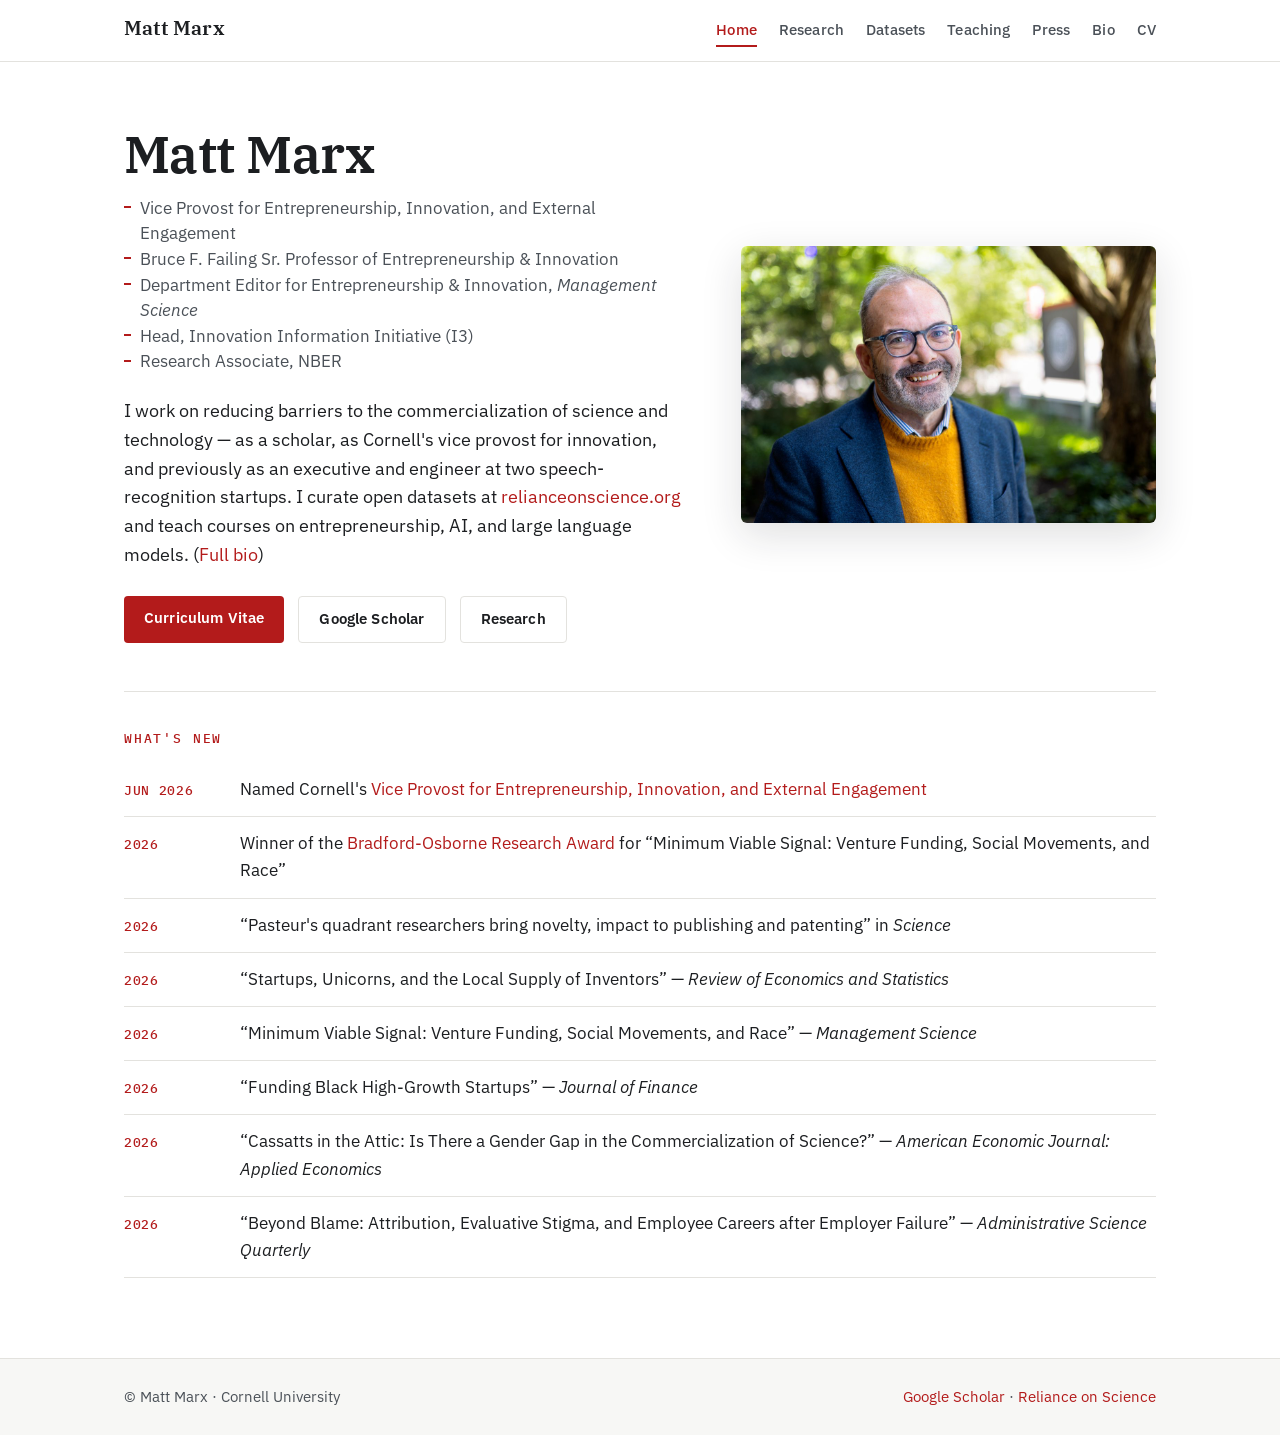
<file: index.htm>
<!DOCTYPE html>
<html lang="en">
<head>
<meta charset="UTF-8">
<meta name="viewport" content="width=device-width, initial-scale=1.0">
<title>Matt Marx | Cornell University</title>
<meta name="description" content="Matt Marx — Vice Provost for Entrepreneurship, Innovation, and External Engagement and Bruce F. Failing Sr. Professor at Cornell University.">
<link rel="stylesheet" href="style.css">
</head>
<body>
<nav class="nav"><div class="nav-inner">
  <a class="wordmark" href="index.htm">Matt Marx</a>
  <div class="nav-links">
    <a href="index.htm" aria-current="page">Home</a>
    <a href="research.htm">Research</a>
    <a href="http://relianceonscience.org">Datasets</a>
    <a href="teaching.htm">Teaching</a>
    <a href="press.htm">Press</a>
    <a href="bio.htm">Bio</a>
    <a href="https://www.dropbox.com/scl/fi/9yut4xj1k8eziaxgesxmv/MattMarx_CV.docx?rlkey=f87xnhzd1f6ay0u4w2024rqbl&st=1ofqnqmb&dl=0">CV</a>
  </div>
</div></nav>
<div class="wrap">
  <section class="hero">
    <div>
      <h1>Matt Marx</h1>
      <ul class="roles">
        <li>Vice Provost for Entrepreneurship, Innovation, and External Engagement</li>
        <li>Bruce F. Failing Sr. Professor of Entrepreneurship &amp; Innovation</li>
        <li>Department Editor for Entrepreneurship & Innovation, <i>Management Science</i></li>
        <li>Head, Innovation Information Initiative (I3) </li>
        <li>Research Associate, NBER</li>
      </ul>
      <p class="lede">I work on reducing barriers to the commercialization of science and technology &mdash; as a scholar, as Cornell's vice provost for innovation, and previously as an executive and engineer at two speech-recognition startups. I curate open datasets at <a href="http://relianceonscience.org">relianceonscience.org</a> and teach courses on entrepreneurship, AI, and large language models. (<a href="bio.htm">Full bio</a>)</p>
      <div class="cta-row">
        <a class="btn btn-primary" href="https://www.dropbox.com/scl/fi/9yut4xj1k8eziaxgesxmv/MattMarx_CV.docx?rlkey=f87xnhzd1f6ay0u4w2024rqbl&st=1ofqnqmb&dl=0">Curriculum Vitae</a>
        <a class="btn btn-ghost" href="http://scholar.google.com/citations?user=rXhhLccAAAAJ&hl=en">Google Scholar</a>
        <a class="btn btn-ghost" href="research.htm">Research</a>
      </div>
    </div>
    <img class="hero-photo" src="2026_1260_JK_001-S.jpg" alt="Matt Marx">
  </section>

  <section class="section">
    <p class="eyebrow">What's New</p>
    <ul class="ledger">
      <li><span class="stamp">JUN 2026</span><span class="entry">Named Cornell's <a href="https://news.cornell.edu/stories/2026/06/matt-marx-named-vice-provost-entrepreneurship-innovation-and-external-engagement">Vice Provost for Entrepreneurship, Innovation, and External Engagement</a></span></li>
      <li><span class="stamp">2026</span><span class="entry">Winner of the <a href="https://foster.uw.edu/faculty-research/bradford-osborne-research-award/">Bradford-Osborne Research Award</a> for &ldquo;Minimum Viable Signal: Venture Funding, Social Movements, and Race&rdquo;</span></li>
      <li><span class="stamp">2026</span><span class="entry">&ldquo;Pasteur's quadrant researchers bring novelty, impact to publishing and patenting&rdquo; in <i>Science</i></span></li>
      <li><span class="stamp">2026</span><span class="entry">&ldquo;Startups, Unicorns, and the Local Supply of Inventors&rdquo; &mdash; <i>Review of Economics and Statistics</i></span></li>
      <li><span class="stamp">2026</span><span class="entry">&ldquo;Minimum Viable Signal: Venture Funding, Social Movements, and Race&rdquo; &mdash; <i>Management Science</i></span></li>
      <li><span class="stamp">2026</span><span class="entry">&ldquo;Funding Black High-Growth Startups&rdquo; &mdash; <i>Journal of Finance</i></span></li>
      <li><span class="stamp">2026</span><span class="entry">&ldquo;Cassatts in the Attic: Is There a Gender Gap in the Commercialization of Science?&rdquo; &mdash; <i>American Economic Journal: Applied Economics</i></span></li>
      <li><span class="stamp">2026</span><span class="entry">&ldquo;Beyond Blame: Attribution, Evaluative Stigma, and Employee Careers after Employer Failure&rdquo; &mdash; <i>Administrative Science Quarterly</i></span></li>
    </ul>
  </section>
</div>
<footer><div class="foot-inner">
  <span>&copy; Matt Marx &middot; Cornell University</span>
  <span><a href="http://scholar.google.com/citations?user=rXhhLccAAAAJ&hl=en">Google Scholar</a> &middot; <a href="http://relianceonscience.org">Reliance on Science</a></span>
</div></footer>
</body>
</html>
</file>
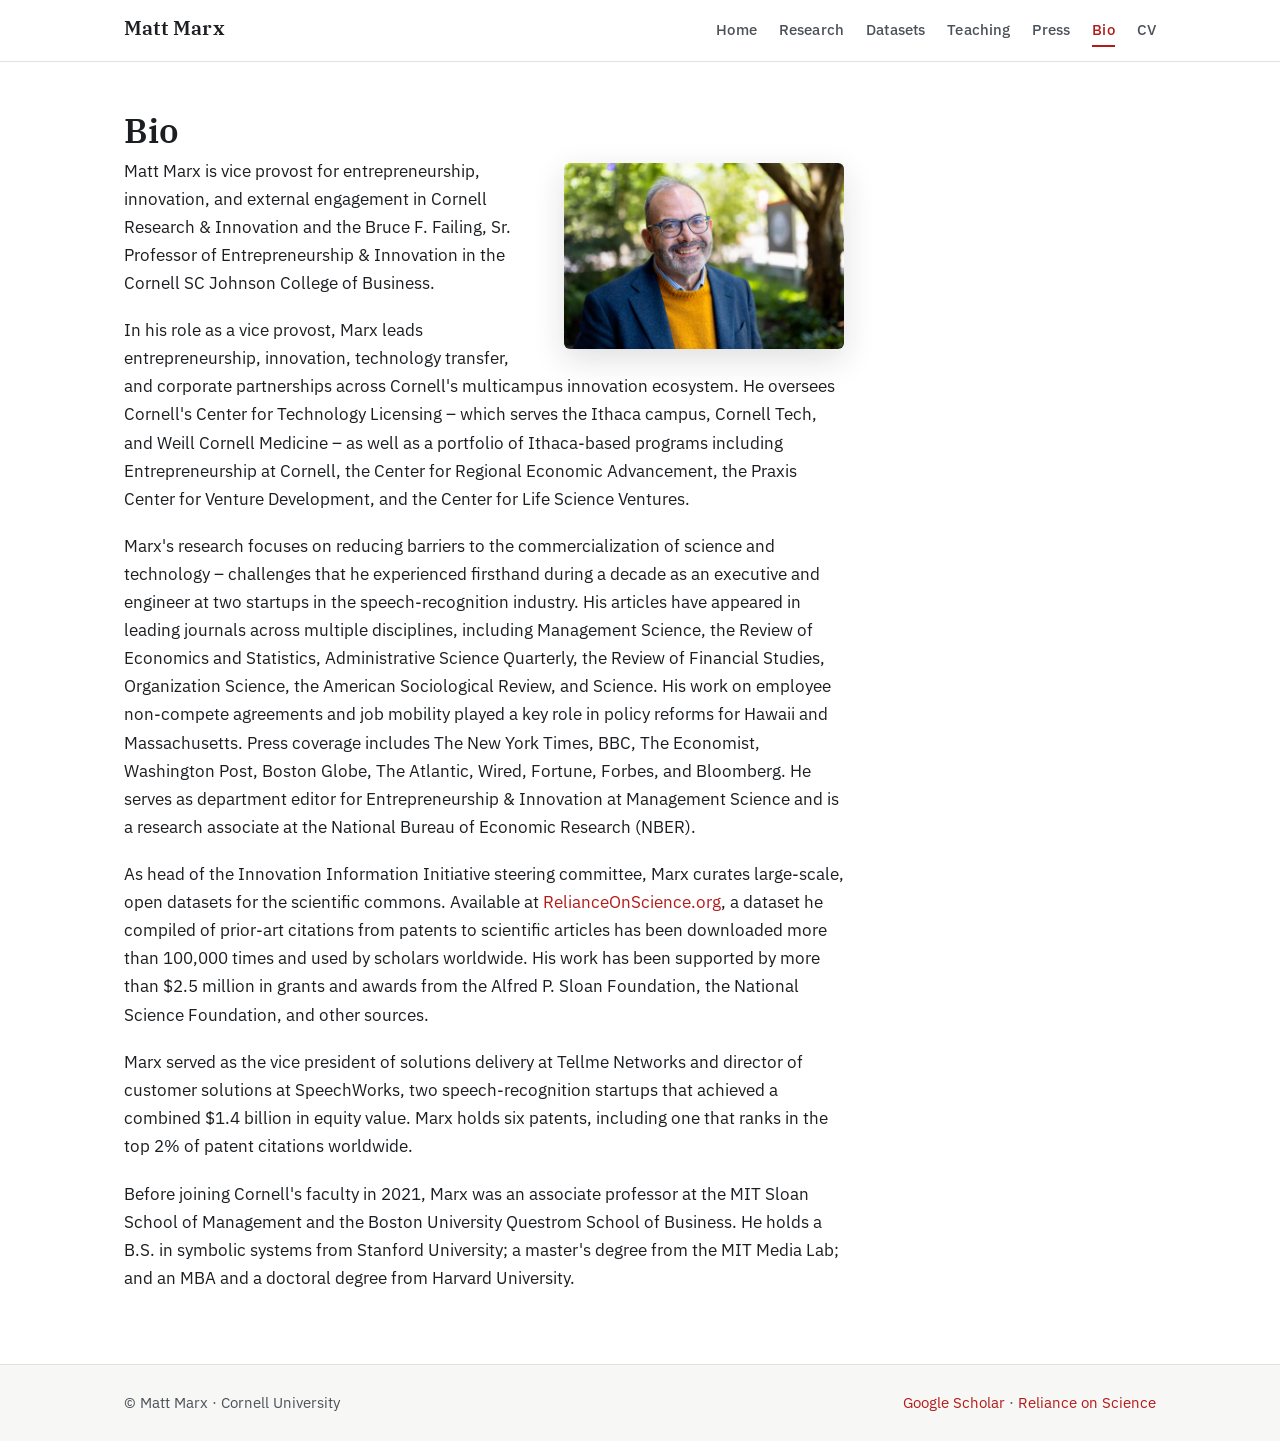
<file: bio.htm>
<!DOCTYPE html>
<html lang="en">
<head>
<meta charset="UTF-8">
<meta name="viewport" content="width=device-width, initial-scale=1.0">
<title>Bio | Matt Marx</title>
<meta name="description" content="Full biography of Matt Marx, Cornell University.">
<link rel="stylesheet" href="style.css">
</head>
<body>
<nav class="nav"><div class="nav-inner">
  <a class="wordmark" href="index.htm">Matt Marx</a>
  <div class="nav-links">
    <a href="index.htm">Home</a>
    <a href="research.htm">Research</a>
    <a href="http://relianceonscience.org">Datasets</a>
    <a href="teaching.htm">Teaching</a>
    <a href="press.htm">Press</a>
    <a href="bio.htm" aria-current="page">Bio</a>
    <a href="https://www.dropbox.com/scl/fi/9yut4xj1k8eziaxgesxmv/MattMarx_CV.docx?rlkey=f87xnhzd1f6ay0u4w2024rqbl&st=1ofqnqmb&dl=0">CV</a>
  </div>
</div></nav>
<div class="wrap">
<h1 class="page-title">Bio</h1>
<div class="prose">
<img class="bio-photo" src="2026_1260_JK_001-S.jpg" alt="Matt Marx">
<p>Matt Marx is vice provost for entrepreneurship, innovation, and external engagement in Cornell Research &amp; Innovation and the Bruce F. Failing, Sr. Professor of Entrepreneurship &amp; Innovation in the Cornell SC Johnson College of Business.</p>
                <p>In his role as a vice provost, Marx leads entrepreneurship, innovation, technology transfer, and corporate partnerships across Cornell's multicampus innovation ecosystem. He oversees Cornell's Center for Technology Licensing &ndash; which serves the Ithaca campus, Cornell Tech, and Weill Cornell Medicine &ndash; as well as a portfolio of Ithaca-based programs including Entrepreneurship at Cornell, the Center for Regional Economic Advancement, the Praxis Center for Venture Development, and the Center for Life Science Ventures.</p>
                <p>Marx's research focuses on reducing barriers to the commercialization of science and technology &ndash; challenges that he experienced firsthand during a decade as an executive and engineer at two startups in the speech-recognition industry. His articles have appeared in leading journals across multiple disciplines, including Management Science, the Review of Economics and Statistics, Administrative Science Quarterly, the Review of Financial Studies, Organization Science, the American Sociological Review, and Science. His work on employee non-compete agreements and job mobility played a key role in policy reforms for Hawaii and Massachusetts. Press coverage includes The New York Times, BBC, The Economist, Washington Post, Boston Globe, The Atlantic, Wired, Fortune, Forbes, and Bloomberg. He serves as department editor for Entrepreneurship &amp; Innovation at Management Science and is a research associate at the National Bureau of Economic Research (NBER).</p>
                <p>As head of the Innovation Information Initiative steering committee, Marx curates large-scale, open datasets for the scientific commons. Available at <a href="http://relianceonscience.org">RelianceOnScience.org</a>, a dataset he compiled of prior-art citations from patents to scientific articles has been downloaded more than 100,000 times and used by scholars worldwide. His work has been supported by more than $2.5 million in grants and awards from the Alfred P. Sloan Foundation, the National Science Foundation, and other sources.</p>
                <p>Marx served as the vice president of solutions delivery at Tellme Networks and director of customer solutions at SpeechWorks, two speech-recognition startups that achieved a combined $1.4 billion in equity value. Marx holds six patents, including one that ranks in the top 2% of patent citations worldwide.</p>
                <p>Before joining Cornell's faculty in 2021, Marx was an associate professor at the MIT Sloan School of Management and the Boston University Questrom School of Business. He holds a B.S. in symbolic systems from Stanford University; a master's degree from the MIT Media Lab; and an MBA and a doctoral degree from Harvard University.</p>
            
</div></div>
<footer><div class="foot-inner">
  <span>&copy; Matt Marx &middot; Cornell University</span>
  <span><a href="http://scholar.google.com/citations?user=rXhhLccAAAAJ&hl=en">Google Scholar</a> &middot; <a href="http://relianceonscience.org">Reliance on Science</a></span>
</div></footer>
</body>
</html>
</file>
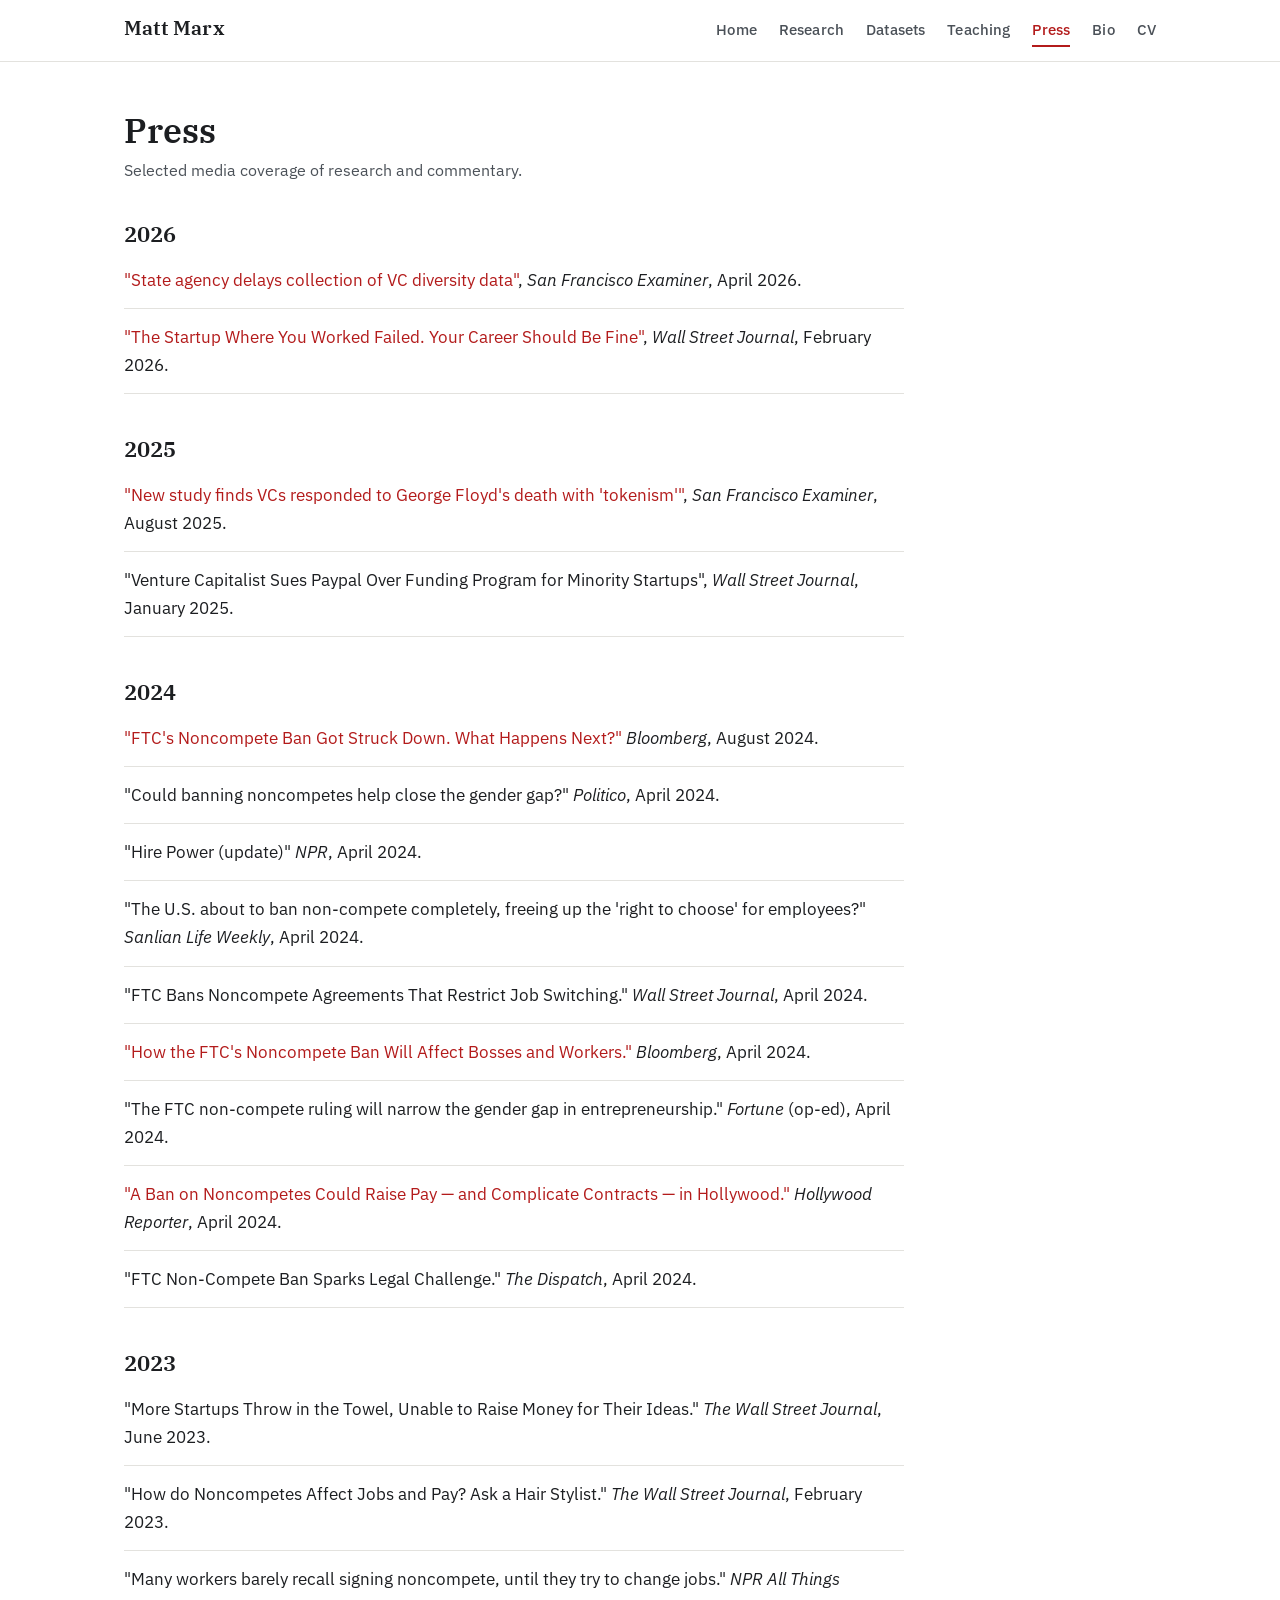
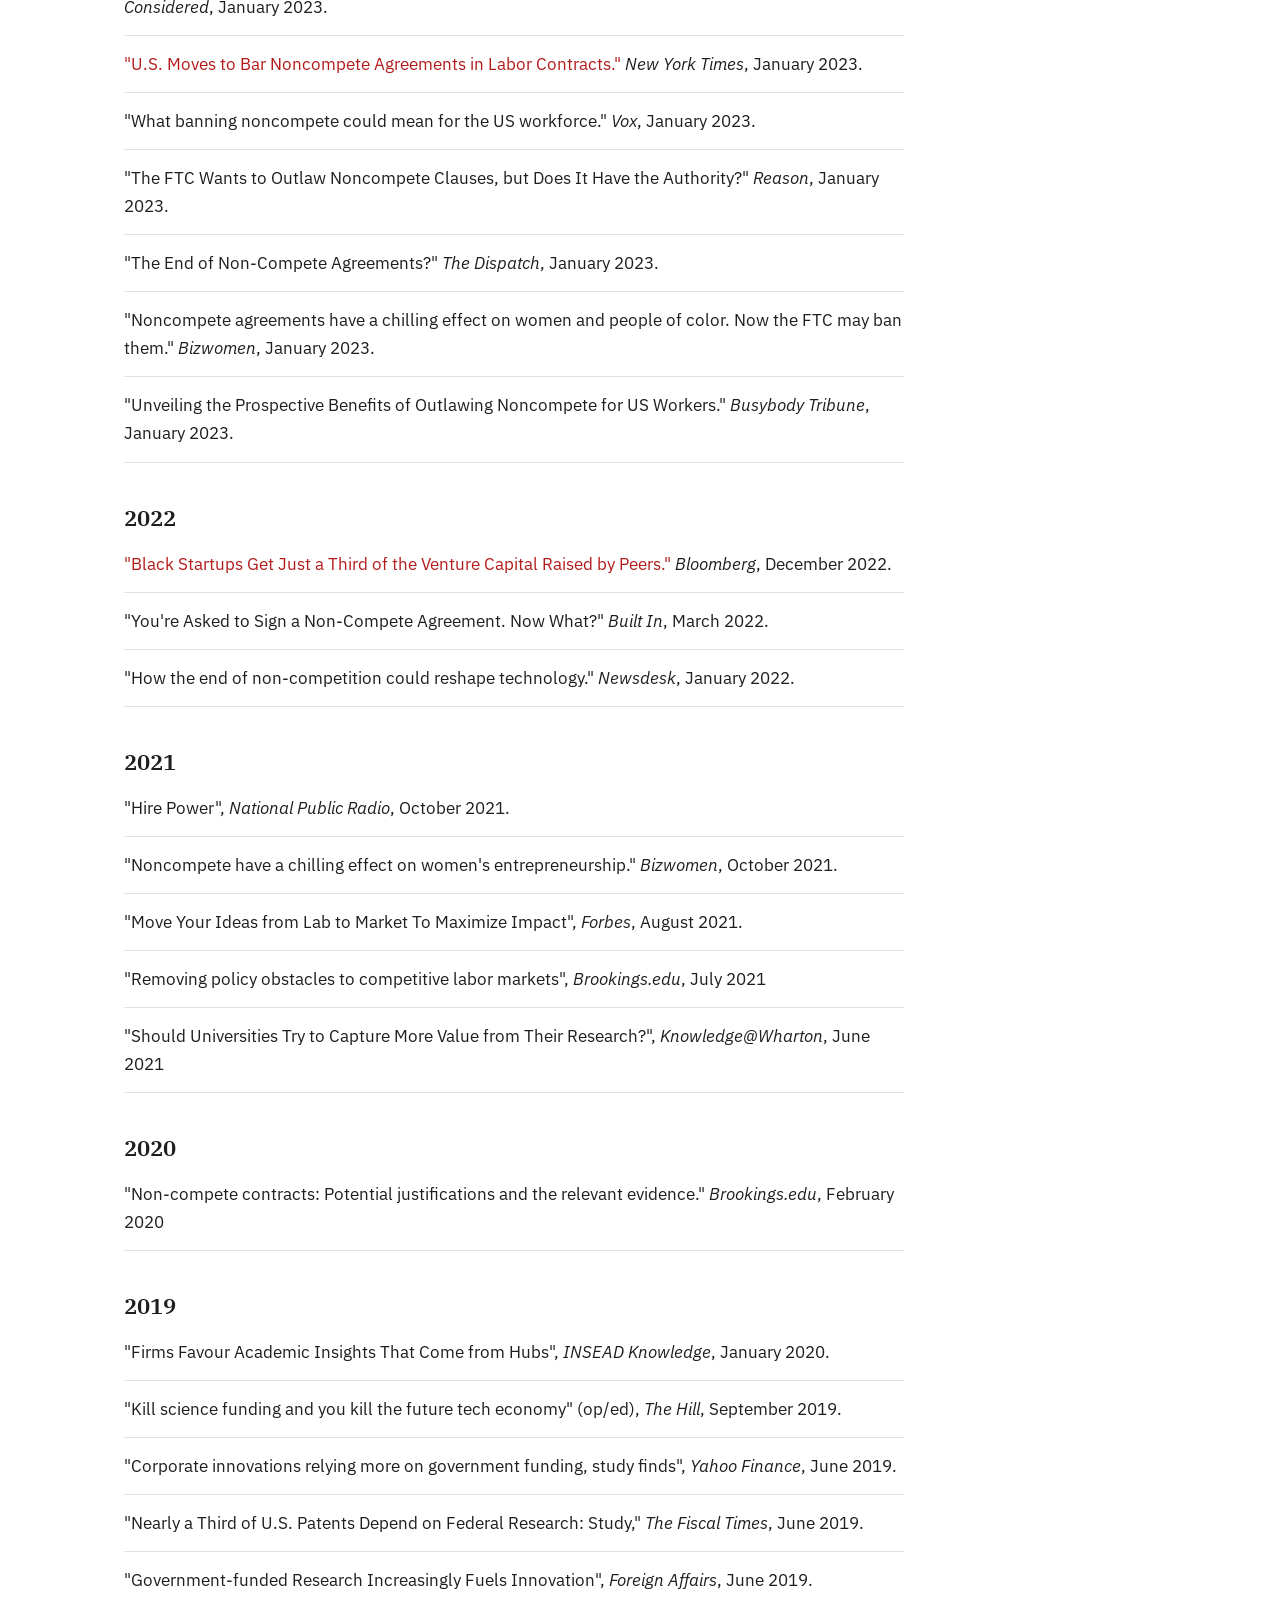
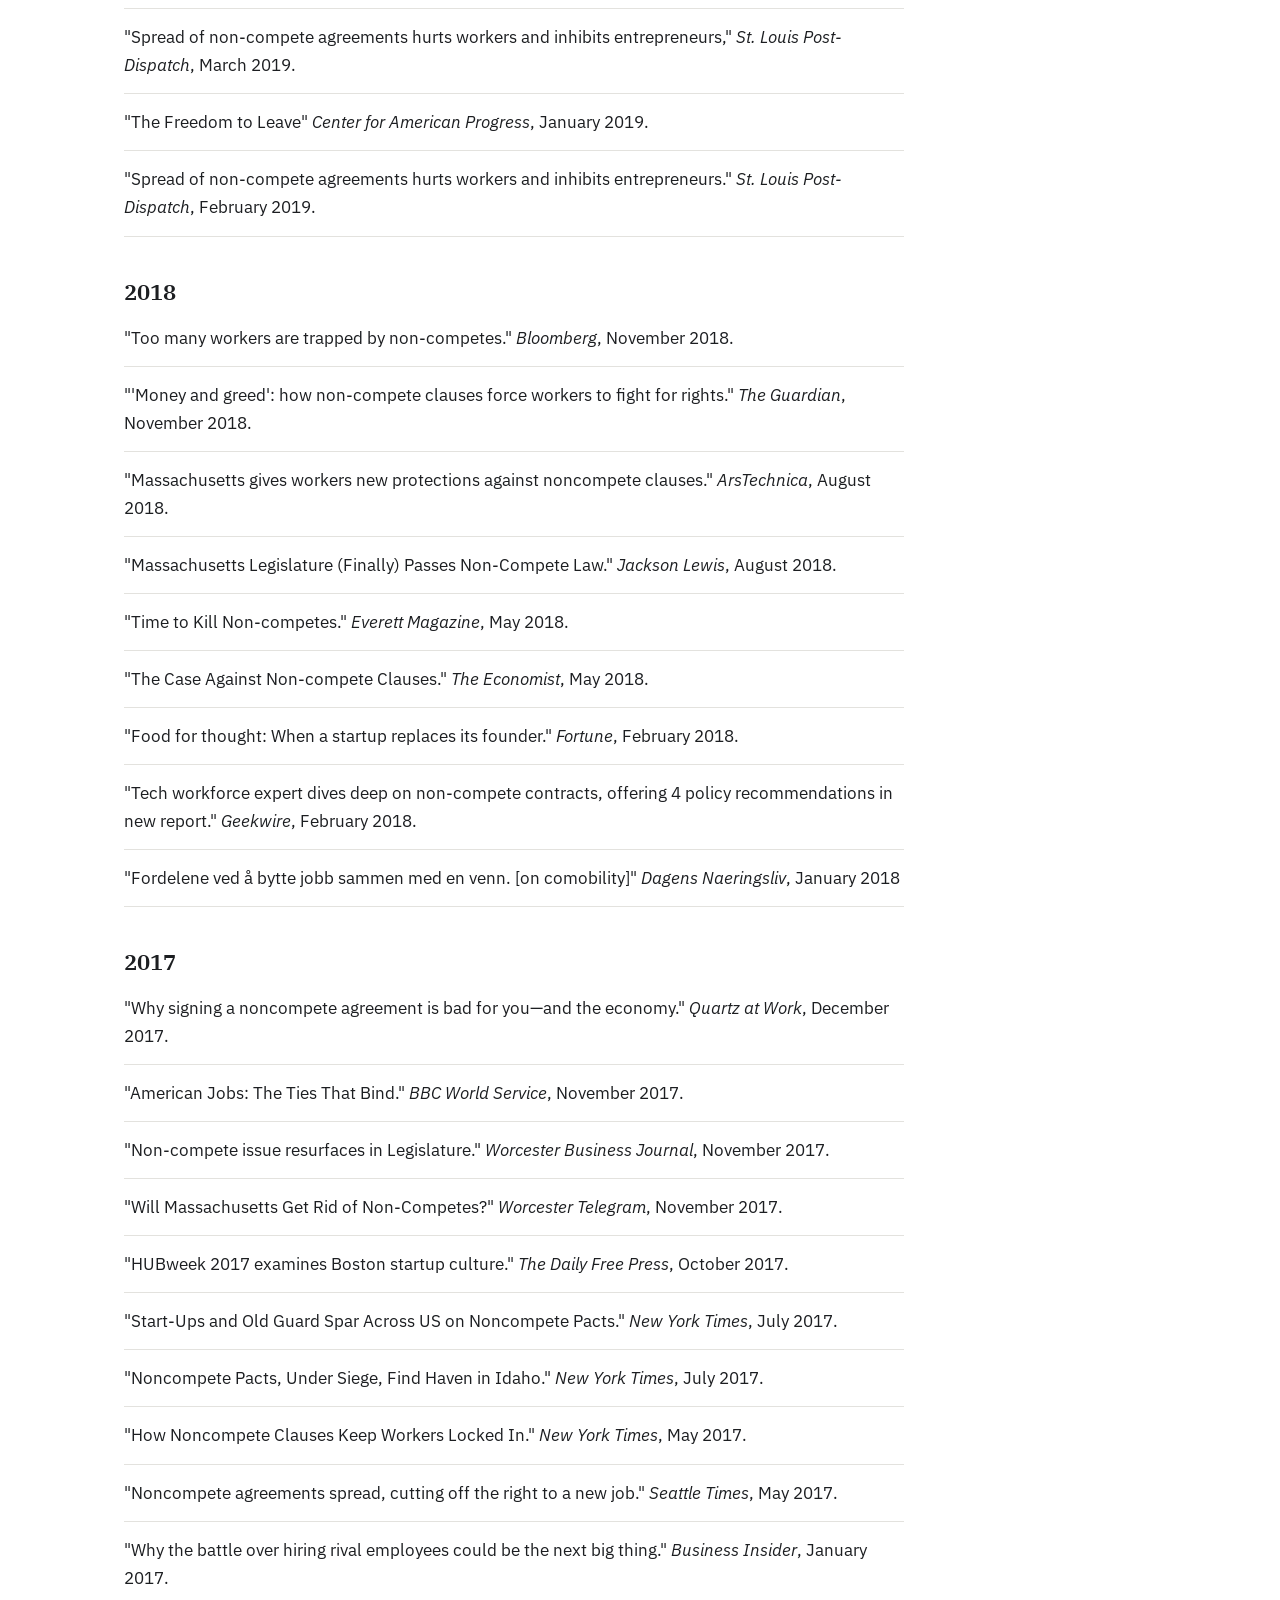
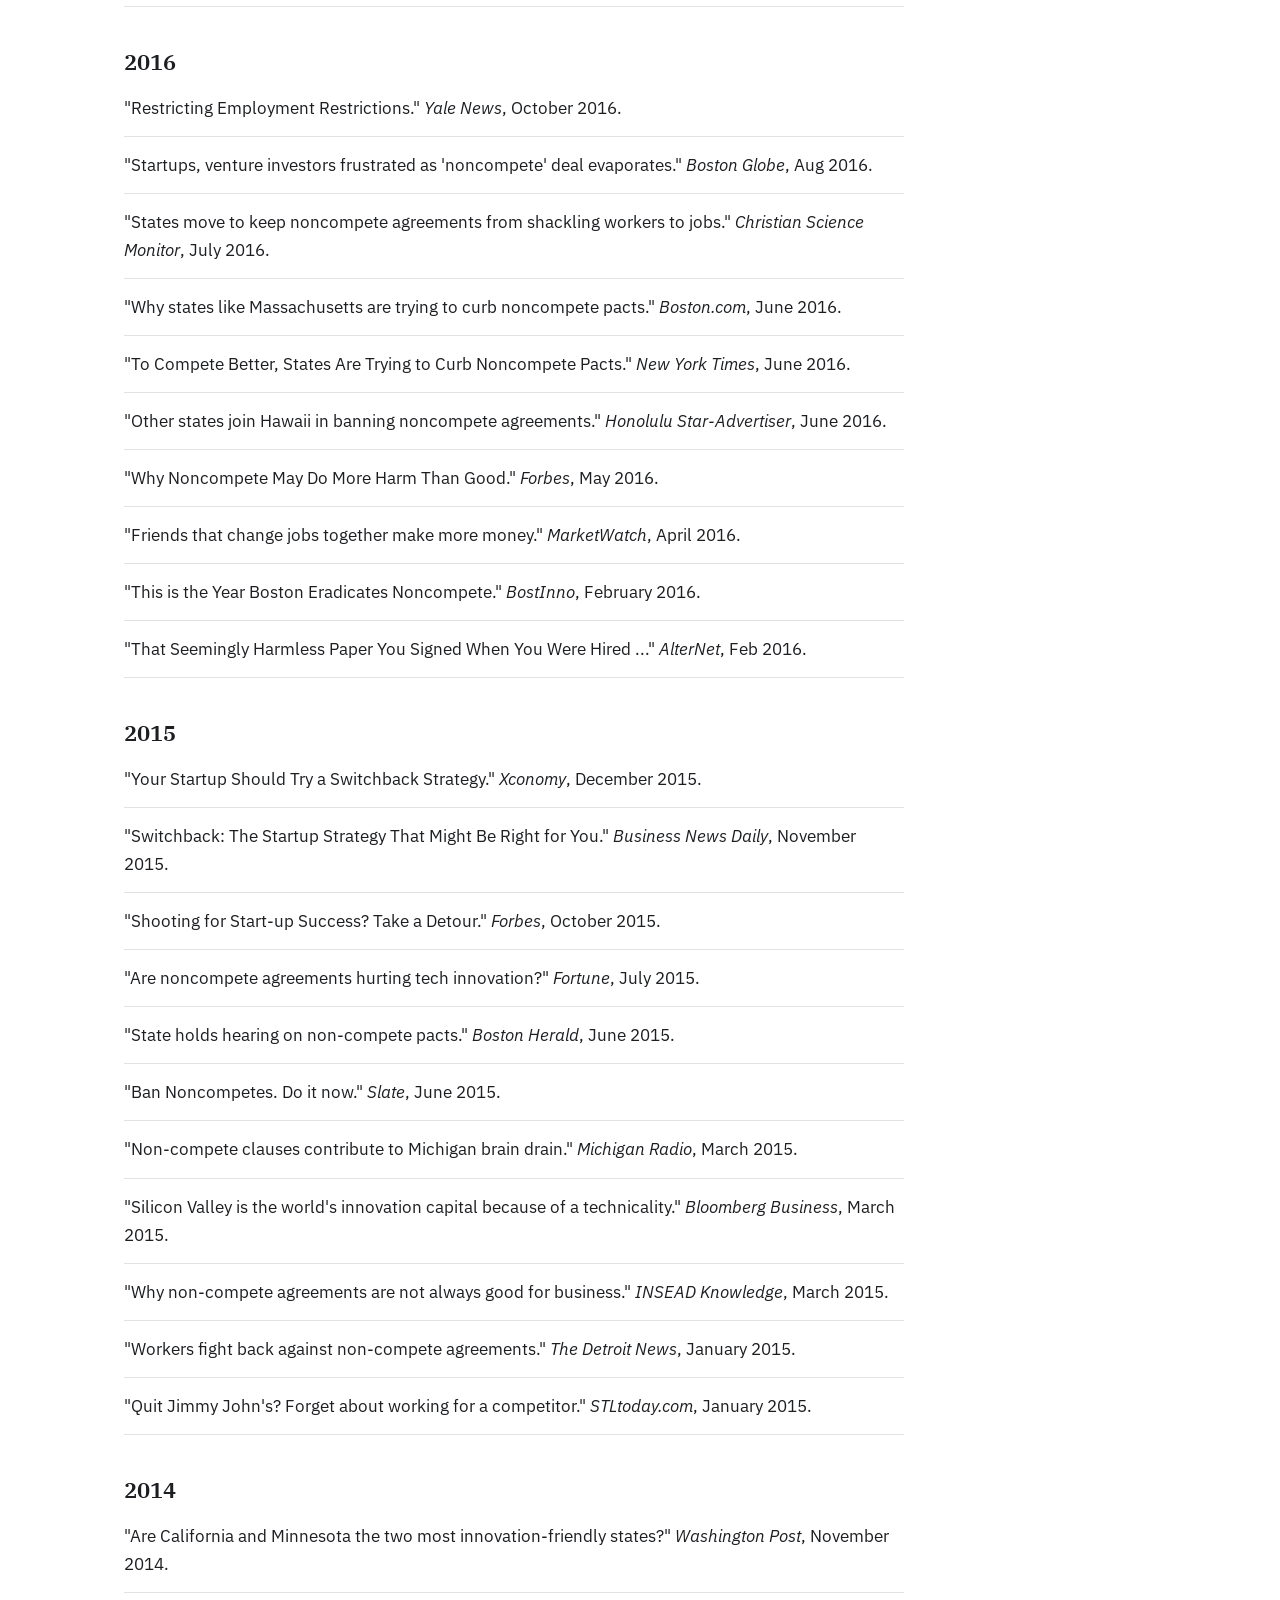
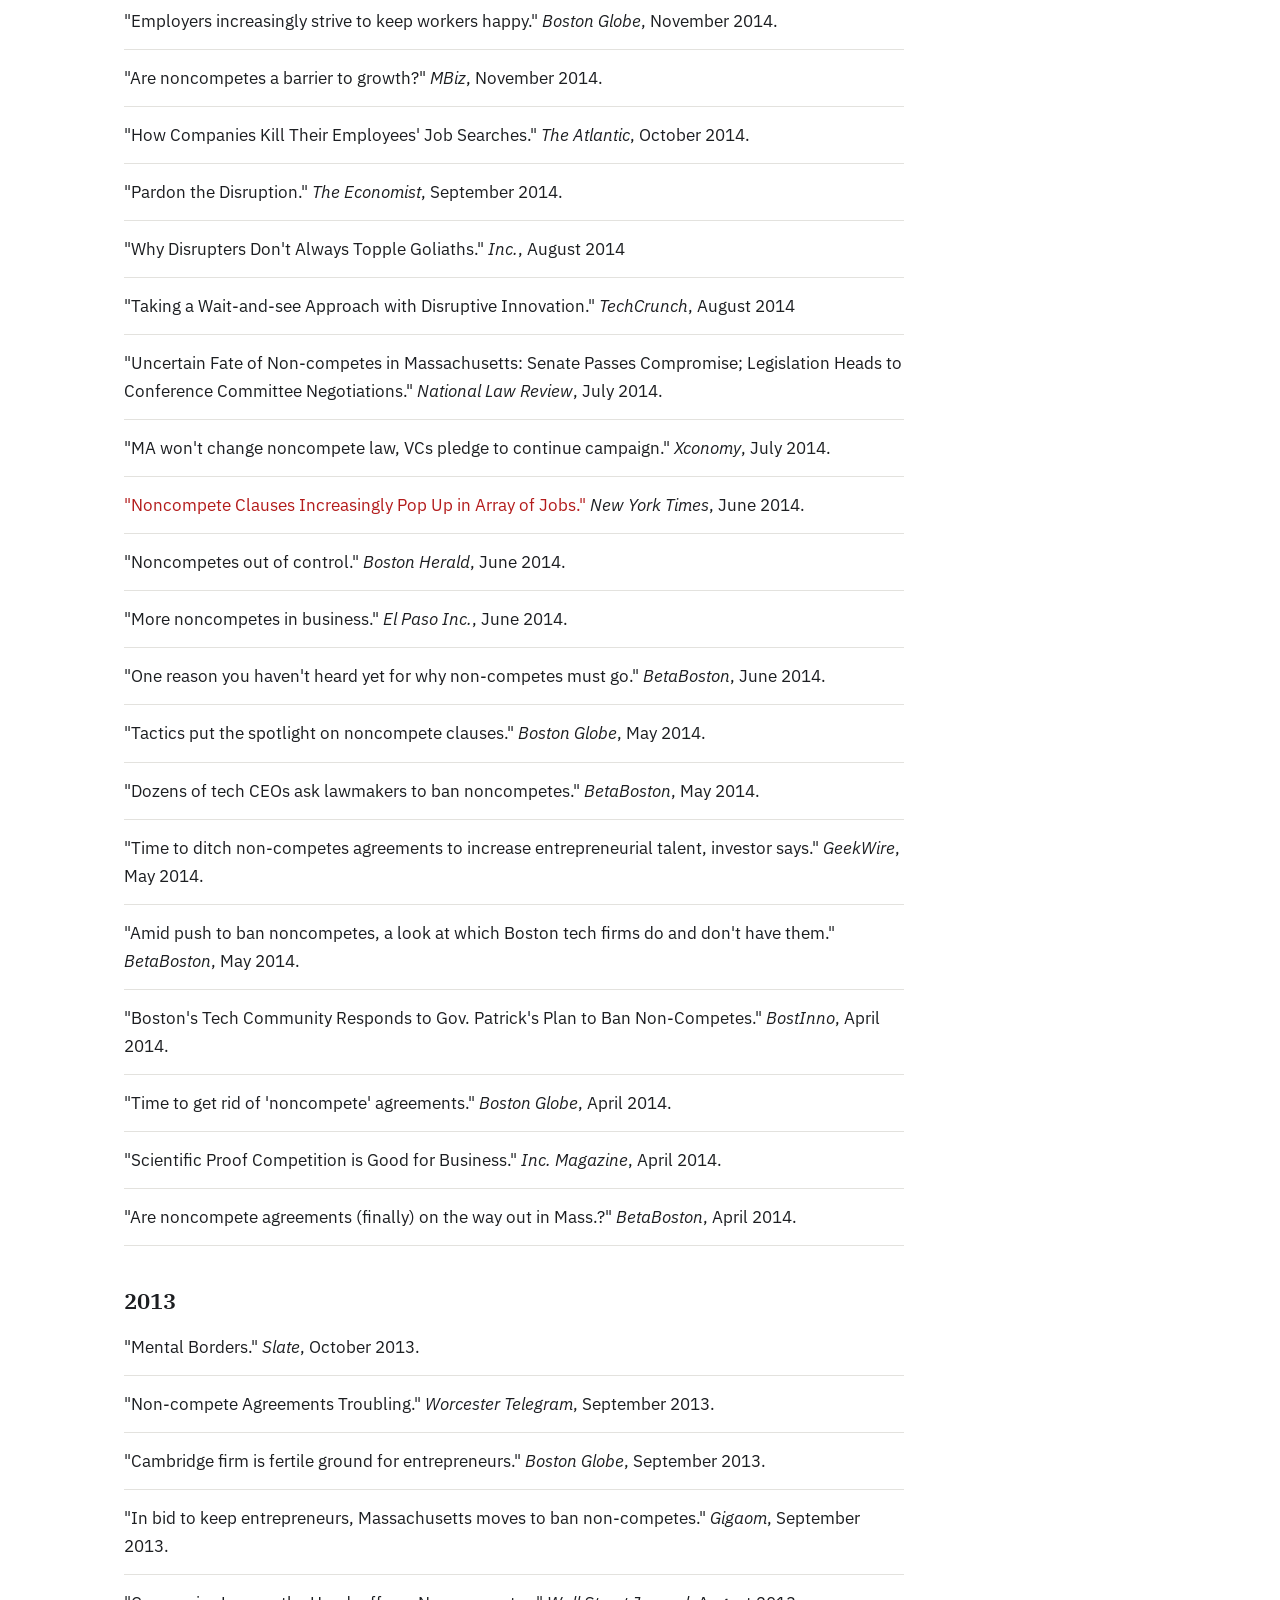
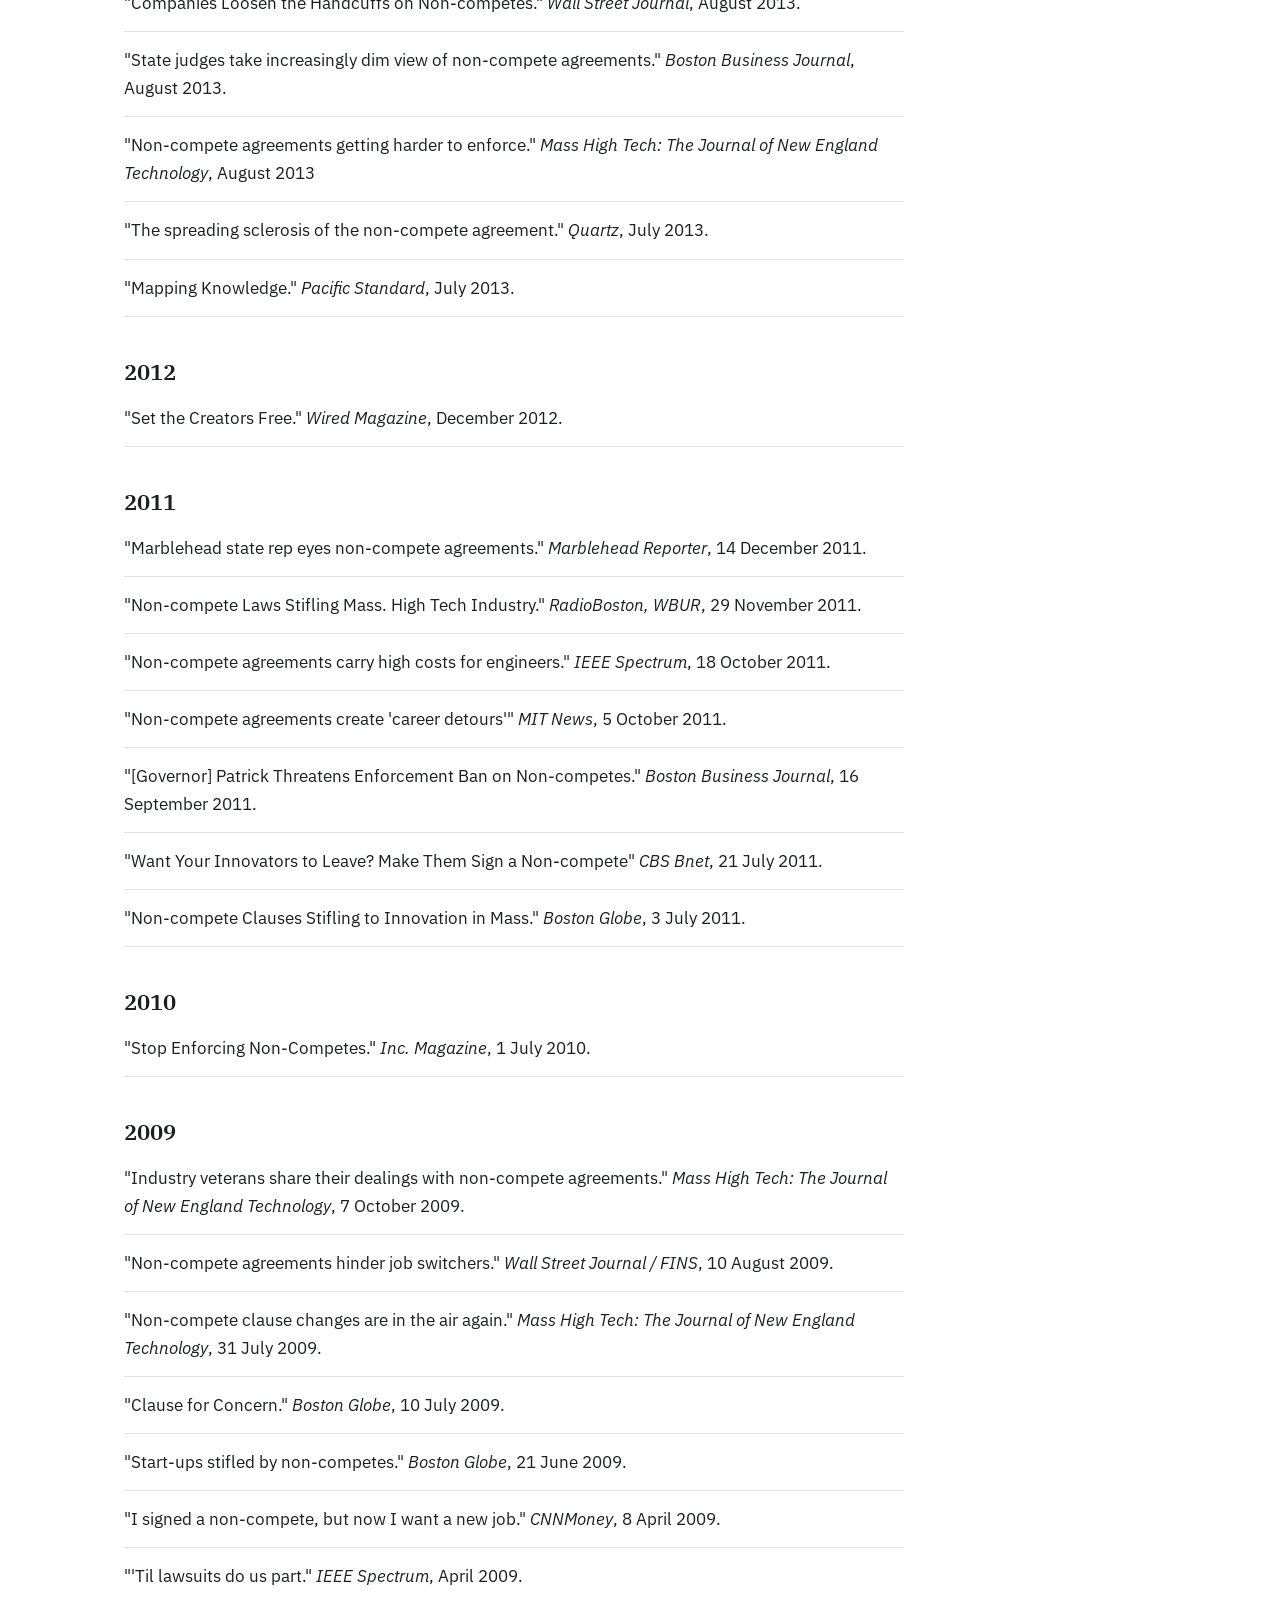
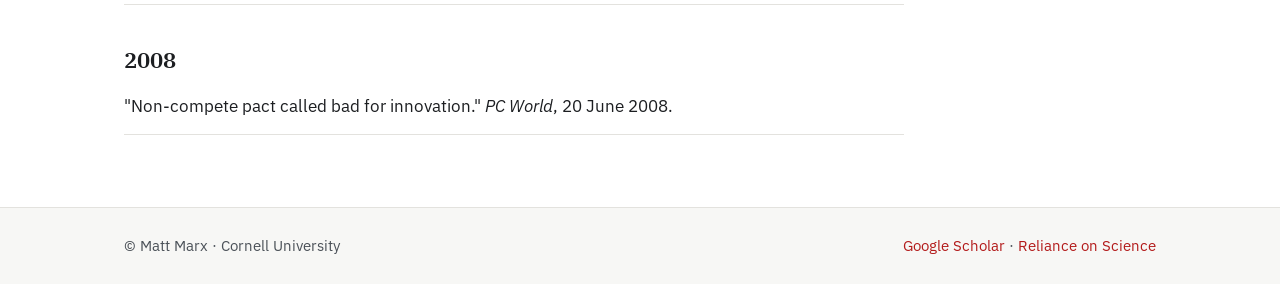
<file: press.htm>
<!DOCTYPE html>
<html lang="en">
<head>
<meta charset="UTF-8">
<meta name="viewport" content="width=device-width, initial-scale=1.0">
<title>Press | Matt Marx</title>
<meta name="description" content="Media coverage of Matt Marx's research on innovation, non-competes, and entrepreneurship.">
<link rel="stylesheet" href="style.css">
</head>
<body>
<nav class="nav"><div class="nav-inner">
  <a class="wordmark" href="index.htm">Matt Marx</a>
  <div class="nav-links">
    <a href="index.htm">Home</a>
    <a href="research.htm">Research</a>
    <a href="http://relianceonscience.org">Datasets</a>
    <a href="teaching.htm">Teaching</a>
    <a href="press.htm" aria-current="page">Press</a>
    <a href="bio.htm">Bio</a>
    <a href="https://www.dropbox.com/scl/fi/9yut4xj1k8eziaxgesxmv/MattMarx_CV.docx?rlkey=f87xnhzd1f6ay0u4w2024rqbl&st=1ofqnqmb&dl=0">CV</a>
  </div>
</div></nav>
<div class="wrap">
<h1 class="page-title">Press</h1>
<p class="page-sub">Selected media coverage of research and commentary.</p>
<h2 class="year-head">2026</h2><ul class="pubs">
<li><a href="https://www.sfexaminer.com/news/technology/state-effort-to-collect-vc-diversity-data-put-on-hold/article_f04e80e0-7853-47b8-9895-c208982c7ffd.html">"State agency delays collection of VC diversity data"</a>, <i>San Francisco Examiner</i>, April 2026.</li>
<li><a href="https://www.wsj.com/lifestyle/careers/startup-workers-career-research-71754250?st=g1CNWZ&reflink=desktopwebshare_permalink">"The Startup Where You Worked Failed. Your Career Should Be Fine"</a>, <i>Wall Street Journal</i>, February 2026.</li>
</ul>
<h2 class="year-head">2025</h2><ul class="pubs">
<li><a href="https://www.sfexaminer.com/news/technology/tokenism-marked-vc-funding-of-black-led-startups-per-study/article_87e892a3-5791-414b-8d46-b9693c508c70.html">"New study finds VCs responded to George Floyd's death with 'tokenism'"</a>, <i>San Francisco Examiner</i>, August 2025.</li>
<li>"Venture Capitalist Sues Paypal Over Funding Program for Minority Startups", <i>Wall Street Journal</i>, January 2025.</li>
</ul>
<h2 class="year-head">2024</h2><ul class="pubs">
<li><a href="https://www.bloomberg.com/news/articles/2024-08-21/ftc-s-noncompete-ban-got-struck-down-what-happens-next">"FTC's Noncompete Ban Got Struck Down. What Happens Next?"</a> <i>Bloomberg</i>, August 2024.</li>
<li>"Could banning noncompetes help close the gender gap?" <i>Politico</i>, April 2024.</li>
<li>"Hire Power (update)" <i>NPR</i>, April 2024.</li>
<li>"The U.S. about to ban non-compete completely, freeing up the 'right to choose' for employees?" <i>Sanlian Life Weekly</i>, April 2024.</li>
<li>"FTC Bans Noncompete Agreements That Restrict Job Switching." <i>Wall Street Journal</i>, April 2024.</li>
<li><a href="https://www.bloomberg.com/news/articles/2024-04-25/how-ftc-ban-of-noncompete-clauses-affects-companies-workers">"How the FTC's Noncompete Ban Will Affect Bosses and Workers."</a> <i>Bloomberg</i>, April 2024.</li>
<li>"The FTC non-compete ruling will narrow the gender gap in entrepreneurship." <i>Fortune</i> (op-ed), April 2024.</li>
<li><a href="https://www.hollywoodreporter.com/business/business-news/ban-noncompetes-could-raise-pay-complicate-contracts-hollywood-1235879986/">"A Ban on Noncompetes Could Raise Pay — and Complicate Contracts — in Hollywood."</a> <i>Hollywood Reporter</i>, April 2024.</li>
<li>"FTC Non-Compete Ban Sparks Legal Challenge." <i>The Dispatch</i>, April 2024.</li>
</ul>
<h2 class="year-head">2023</h2><ul class="pubs">
<li>"More Startups Throw in the Towel, Unable to Raise Money for Their Ideas." <i>The Wall Street Journal</i>, June 2023.</li>
<li>"How do Noncompetes Affect Jobs and Pay? Ask a Hair Stylist." <i>The Wall Street Journal</i>, February 2023.</li>
<li>"Many workers barely recall signing noncompete, until they try to change jobs." <i>NPR All Things Considered</i>, January 2023.</li>
<li><a href="https://www.nytimes.com/2023/01/05/business/economy/ftc-noncompete.html">"U.S. Moves to Bar Noncompete Agreements in Labor Contracts."</a> <i>New York Times</i>, January 2023.</li>
<li>"What banning noncompete could mean for the US workforce." <i>Vox</i>, January 2023.</li>
<li>"The FTC Wants to Outlaw Noncompete Clauses, but Does It Have the Authority?" <i>Reason</i>, January 2023.</li>
<li>"The End of Non-Compete Agreements?" <i>The Dispatch</i>, January 2023.</li>
<li>"Noncompete agreements have a chilling effect on women and people of color. Now the FTC may ban them." <i>Bizwomen</i>, January 2023.</li>
<li>"Unveiling the Prospective Benefits of Outlawing Noncompete for US Workers." <i>Busybody Tribune</i>, January 2023.</li>
</ul>
<h2 class="year-head">2022</h2><ul class="pubs">
<li><a href="https://www.bloomberg.com/news/articles/2022-12-05/black-startups-get-one-third-as-much-venture-capital-as-other-firms">"Black Startups Get Just a Third of the Venture Capital Raised by Peers."</a> <i>Bloomberg</i>, December 2022.</li>
<li>"You're Asked to Sign a Non-Compete Agreement. Now What?" <i>Built In</i>, March 2022.</li>
<li>"How the end of non-competition could reshape technology." <i>Newsdesk</i>, January 2022.</li>
</ul>
<h2 class="year-head">2021</h2><ul class="pubs">
<li>"Hire Power", <i>National Public Radio</i>, October 2021.</li>
<li>"Noncompete have a chilling effect on women's entrepreneurship." <i>Bizwomen</i>, October 2021.</li>
<li>"Move Your Ideas from Lab to Market To Maximize Impact", <i>Forbes</i>, August 2021.</li>
<li>"Removing policy obstacles to competitive labor markets", <i>Brookings.edu</i>, July 2021</li>
<li>"Should Universities Try to Capture More Value from Their Research?", <i>Knowledge@Wharton</i>, June 2021</li>
</ul>
<h2 class="year-head">2020</h2><ul class="pubs">
<li>"Non-compete contracts: Potential justifications and the relevant evidence." <i>Brookings.edu</i>, February 2020</li>
</ul>
<h2 class="year-head">2019</h2><ul class="pubs">
<li>"Firms Favour Academic Insights That Come from Hubs", <i>INSEAD Knowledge</i>, January 2020.</li>
<li>"Kill science funding and you kill the future tech economy" (op/ed), <i>The Hill</i>, September 2019.</li>
<li>"Corporate innovations relying more on government funding, study finds", <i>Yahoo Finance</i>, June 2019.</li>
<li>"Nearly a Third of U.S. Patents Depend on Federal Research: Study," <i>The Fiscal Times</i>, June 2019.</li>
<li>"Government-funded Research Increasingly Fuels Innovation", <i>Foreign Affairs</i>, June 2019.</li>
<li>"Spread of non-compete agreements hurts workers and inhibits entrepreneurs," <i>St. Louis Post-Dispatch</i>, March 2019.</li>
<li>"The Freedom to Leave" <i>Center for American Progress</i>, January 2019.</li>
<li>"Spread of non-compete agreements hurts workers and inhibits entrepreneurs." <i>St. Louis Post-Dispatch</i>, February 2019.</li>
</ul>
<h2 class="year-head">2018</h2><ul class="pubs">
<li>"Too many workers are trapped by non-competes." <i>Bloomberg</i>, November 2018.</li>
<li>"'Money and greed': how non-compete clauses force workers to fight for rights." <i>The Guardian</i>, November 2018.</li>
<li>"Massachusetts gives workers new protections against noncompete clauses." <i>ArsTechnica</i>, August 2018.</li>
<li>"Massachusetts Legislature (Finally) Passes Non-Compete Law." <i>Jackson Lewis</i>, August 2018.</li>
<li>"Time to Kill Non-competes." <i>Everett Magazine</i>, May 2018.</li>
<li>"The Case Against Non-compete Clauses." <i>The Economist</i>, May 2018.</li>
<li>"Food for thought: When a startup replaces its founder." <i>Fortune</i>, February 2018.</li>
<li>"Tech workforce expert dives deep on non-compete contracts, offering 4 policy recommendations in new report." <i>Geekwire</i>, February 2018.</li>
<li>"Fordelene ved å bytte jobb sammen med en venn. [on comobility]" <i>Dagens Naeringsliv</i>, January 2018</li>
</ul>
<h2 class="year-head">2017</h2><ul class="pubs">
<li>"Why signing a noncompete agreement is bad for you—and the economy." <i>Quartz at Work</i>, December 2017.</li>
<li>"American Jobs: The Ties That Bind." <i>BBC World Service</i>, November 2017.</li>
<li>"Non-compete issue resurfaces in Legislature." <i>Worcester Business Journal</i>, November 2017.</li>
<li>"Will Massachusetts Get Rid of Non-Competes?" <i>Worcester Telegram</i>, November 2017.</li>
<li>"HUBweek 2017 examines Boston startup culture." <i>The Daily Free Press</i>, October 2017.</li>
<li>"Start-Ups and Old Guard Spar Across US on Noncompete Pacts." <i>New York Times</i>, July 2017.</li>
<li>"Noncompete Pacts, Under Siege, Find Haven in Idaho." <i>New York Times</i>, July 2017.</li>
<li>"How Noncompete Clauses Keep Workers Locked In." <i>New York Times</i>, May 2017.</li>
<li>"Noncompete agreements spread, cutting off the right to a new job." <i>Seattle Times</i>, May 2017.</li>
<li>"Why the battle over hiring rival employees could be the next big thing." <i>Business Insider</i>, January 2017.</li>
</ul>
<h2 class="year-head">2016</h2><ul class="pubs">
<li>"Restricting Employment Restrictions." <i>Yale News</i>, October 2016.</li>
<li>"Startups, venture investors frustrated as 'noncompete' deal evaporates." <i>Boston Globe</i>, Aug 2016.</li>
<li>"States move to keep noncompete agreements from shackling workers to jobs." <i>Christian Science Monitor</i>, July 2016.</li>
<li>"Why states like Massachusetts are trying to curb noncompete pacts." <i>Boston.com</i>, June 2016.</li>
<li>"To Compete Better, States Are Trying to Curb Noncompete Pacts." <i>New York Times</i>, June 2016.</li>
<li>"Other states join Hawaii in banning noncompete agreements." <i>Honolulu Star-Advertiser</i>, June 2016.</li>
<li>"Why Noncompete May Do More Harm Than Good." <i>Forbes</i>, May 2016.</li>
<li>"Friends that change jobs together make more money." <i>MarketWatch</i>, April 2016.</li>
<li>"This is the Year Boston Eradicates Noncompete." <i>BostInno</i>, February 2016.</li>
<li>"That Seemingly Harmless Paper You Signed When You Were Hired ..." <i>AlterNet</i>, Feb 2016.</li>
</ul>
<h2 class="year-head">2015</h2><ul class="pubs">
<li>"Your Startup Should Try a Switchback Strategy." <i>Xconomy</i>, December 2015.</li>
<li>"Switchback: The Startup Strategy That Might Be Right for You." <i>Business News Daily</i>, November 2015.</li>
<li>"Shooting for Start-up Success? Take a Detour." <i>Forbes</i>, October 2015.</li>
<li>"Are noncompete agreements hurting tech innovation?" <i>Fortune</i>, July 2015.</li>
<li>"State holds hearing on non-compete pacts." <i>Boston Herald</i>, June 2015.</li>
<li>"Ban Noncompetes. Do it now." <i>Slate</i>, June 2015.</li>
<li>"Non-compete clauses contribute to Michigan brain drain." <i>Michigan Radio</i>, March 2015.</li>
<li>"Silicon Valley is the world's innovation capital because of a technicality." <i>Bloomberg Business</i>, March 2015.</li>
<li>"Why non-compete agreements are not always good for business." <i>INSEAD Knowledge</i>, March 2015.</li>
<li>"Workers fight back against non-compete agreements." <i>The Detroit News</i>, January 2015.</li>
<li>"Quit Jimmy John's? Forget about working for a competitor." <i>STLtoday.com</i>, January 2015.</li>
</ul>
<h2 class="year-head">2014</h2><ul class="pubs">
<li>"Are California and Minnesota the two most innovation-friendly states?" <i>Washington Post</i>, November 2014.</li>
<li>"Employers increasingly strive to keep workers happy." <i>Boston Globe</i>, November 2014.</li>
<li>"Are noncompetes a barrier to growth?" <i>MBiz</i>, November 2014.</li>
<li>"How Companies Kill Their Employees' Job Searches." <i>The Atlantic</i>, October 2014.</li>
<li>"Pardon the Disruption." <i>The Economist</i>, September 2014.</li>
<li>"Why Disrupters Don't Always Topple Goliaths." <i>Inc.</i>, August 2014</li>
<li>"Taking a Wait-and-see Approach with Disruptive Innovation." <i>TechCrunch</i>, August 2014</li>
<li>"Uncertain Fate of Non-competes in Massachusetts: Senate Passes Compromise; Legislation Heads to Conference Committee Negotiations." <i>National Law Review</i>, July 2014.</li>
<li>"MA won't change noncompete law, VCs pledge to continue campaign." <i>Xconomy</i>, July 2014.</li>
<li><a href="https://www.nytimes.com/2014/06/09/business/noncompete-clauses-increasingly-pop-up-in-array-of-jobs.html">"Noncompete Clauses Increasingly Pop Up in Array of Jobs."</a> <i>New York Times</i>, June 2014.</li>
<li>"Noncompetes out of control." <i>Boston Herald</i>, June 2014.</li>
<li>"More noncompetes in business." <i>El Paso Inc.</i>, June 2014.</li>
<li>"One reason you haven't heard yet for why non-competes must go." <i>BetaBoston</i>, June 2014.</li>
<li>"Tactics put the spotlight on noncompete clauses." <i>Boston Globe</i>, May 2014.</li>
<li>"Dozens of tech CEOs ask lawmakers to ban noncompetes." <i>BetaBoston</i>, May 2014.</li>
<li>"Time to ditch non-competes agreements to increase entrepreneurial talent, investor says." <i>GeekWire</i>, May 2014.</li>
<li>"Amid push to ban noncompetes, a look at which Boston tech firms do and don't have them." <i>BetaBoston</i>, May 2014.</li>
<li>"Boston's Tech Community Responds to Gov. Patrick's Plan to Ban Non-Competes." <i>BostInno</i>, April 2014.</li>
<li>"Time to get rid of 'noncompete' agreements." <i>Boston Globe</i>, April 2014.</li>
<li>"Scientific Proof Competition is Good for Business." <i>Inc. Magazine</i>, April 2014.</li>
<li>"Are noncompete agreements (finally) on the way out in Mass.?" <i>BetaBoston</i>, April 2014.</li>
</ul>
<h2 class="year-head">2013</h2><ul class="pubs">
<li>"Mental Borders." <i>Slate</i>, October 2013.</li>
<li>"Non-compete Agreements Troubling." <i>Worcester Telegram</i>, September 2013.</li>
<li>"Cambridge firm is fertile ground for entrepreneurs." <i>Boston Globe</i>, September 2013.</li>
<li>"In bid to keep entrepreneurs, Massachusetts moves to ban non-competes." <i>Gigaom</i>, September 2013.</li>
<li>"Companies Loosen the Handcuffs on Non-competes." <i>Wall Street Journal</i>, August 2013.</li>
<li>"State judges take increasingly dim view of non-compete agreements." <i>Boston Business Journal</i>, August 2013.</li>
<li>"Non-compete agreements getting harder to enforce." <i>Mass High Tech: The Journal of New England Technology</i>, August 2013</li>
<li>"The spreading sclerosis of the non-compete agreement." <i>Quartz</i>, July 2013.</li>
<li>"Mapping Knowledge." <i>Pacific Standard</i>, July 2013.</li>
</ul>
<h2 class="year-head">2012</h2><ul class="pubs">
<li>"Set the Creators Free." <i>Wired Magazine</i>, December 2012.</li>
</ul>
<h2 class="year-head">2011</h2><ul class="pubs">
<li>"Marblehead state rep eyes non-compete agreements." <i>Marblehead Reporter</i>, 14 December 2011.</li>
<li>"Non-compete Laws Stifling Mass. High Tech Industry." <i>RadioBoston, WBUR</i>, 29 November 2011.</li>
<li>"Non-compete agreements carry high costs for engineers." <i>IEEE Spectrum</i>, 18 October 2011.</li>
<li>"Non-compete agreements create 'career detours'" <i>MIT News</i>, 5 October 2011.</li>
<li>"[Governor] Patrick Threatens Enforcement Ban on Non-competes." <i>Boston Business Journal</i>, 16 September 2011.</li>
<li>"Want Your Innovators to Leave? Make Them Sign a Non-compete" <i>CBS Bnet</i>, 21 July 2011.</li>
<li>"Non-compete Clauses Stifling to Innovation in Mass." <i>Boston Globe</i>, 3 July 2011.</li>
</ul>
<h2 class="year-head">2010</h2><ul class="pubs">
<li>"Stop Enforcing Non-Competes." <i>Inc. Magazine</i>, 1 July 2010.</li>
</ul>
<h2 class="year-head">2009</h2><ul class="pubs">
<li>"Industry veterans share their dealings with non-compete agreements." <i>Mass High Tech: The Journal of New England Technology</i>, 7 October 2009.</li>
<li>"Non-compete agreements hinder job switchers." <i>Wall Street Journal / FINS</i>, 10 August 2009.</li>
<li>"Non-compete clause changes are in the air again." <i>Mass High Tech: The Journal of New England Technology</i>, 31 July 2009.</li>
<li>"Clause for Concern." <i>Boston Globe</i>, 10 July 2009.</li>
<li>"Start-ups stifled by non-competes." <i>Boston Globe</i>, 21 June 2009.</li>
<li>"I signed a non-compete, but now I want a new job." <i>CNNMoney</i>, 8 April 2009.</li>
<li>"'Til lawsuits do us part." <i>IEEE Spectrum</i>, April 2009.</li>
</ul>
<h2 class="year-head">2008</h2><ul class="pubs">
<li>"Non-compete pact called bad for innovation." <i>PC World</i>, 20 June 2008.</li>
</ul>

</div>
<footer><div class="foot-inner">
  <span>&copy; Matt Marx &middot; Cornell University</span>
  <span><a href="http://scholar.google.com/citations?user=rXhhLccAAAAJ&hl=en">Google Scholar</a> &middot; <a href="http://relianceonscience.org">Reliance on Science</a></span>
</div></footer>
</body>
</html>
</file>
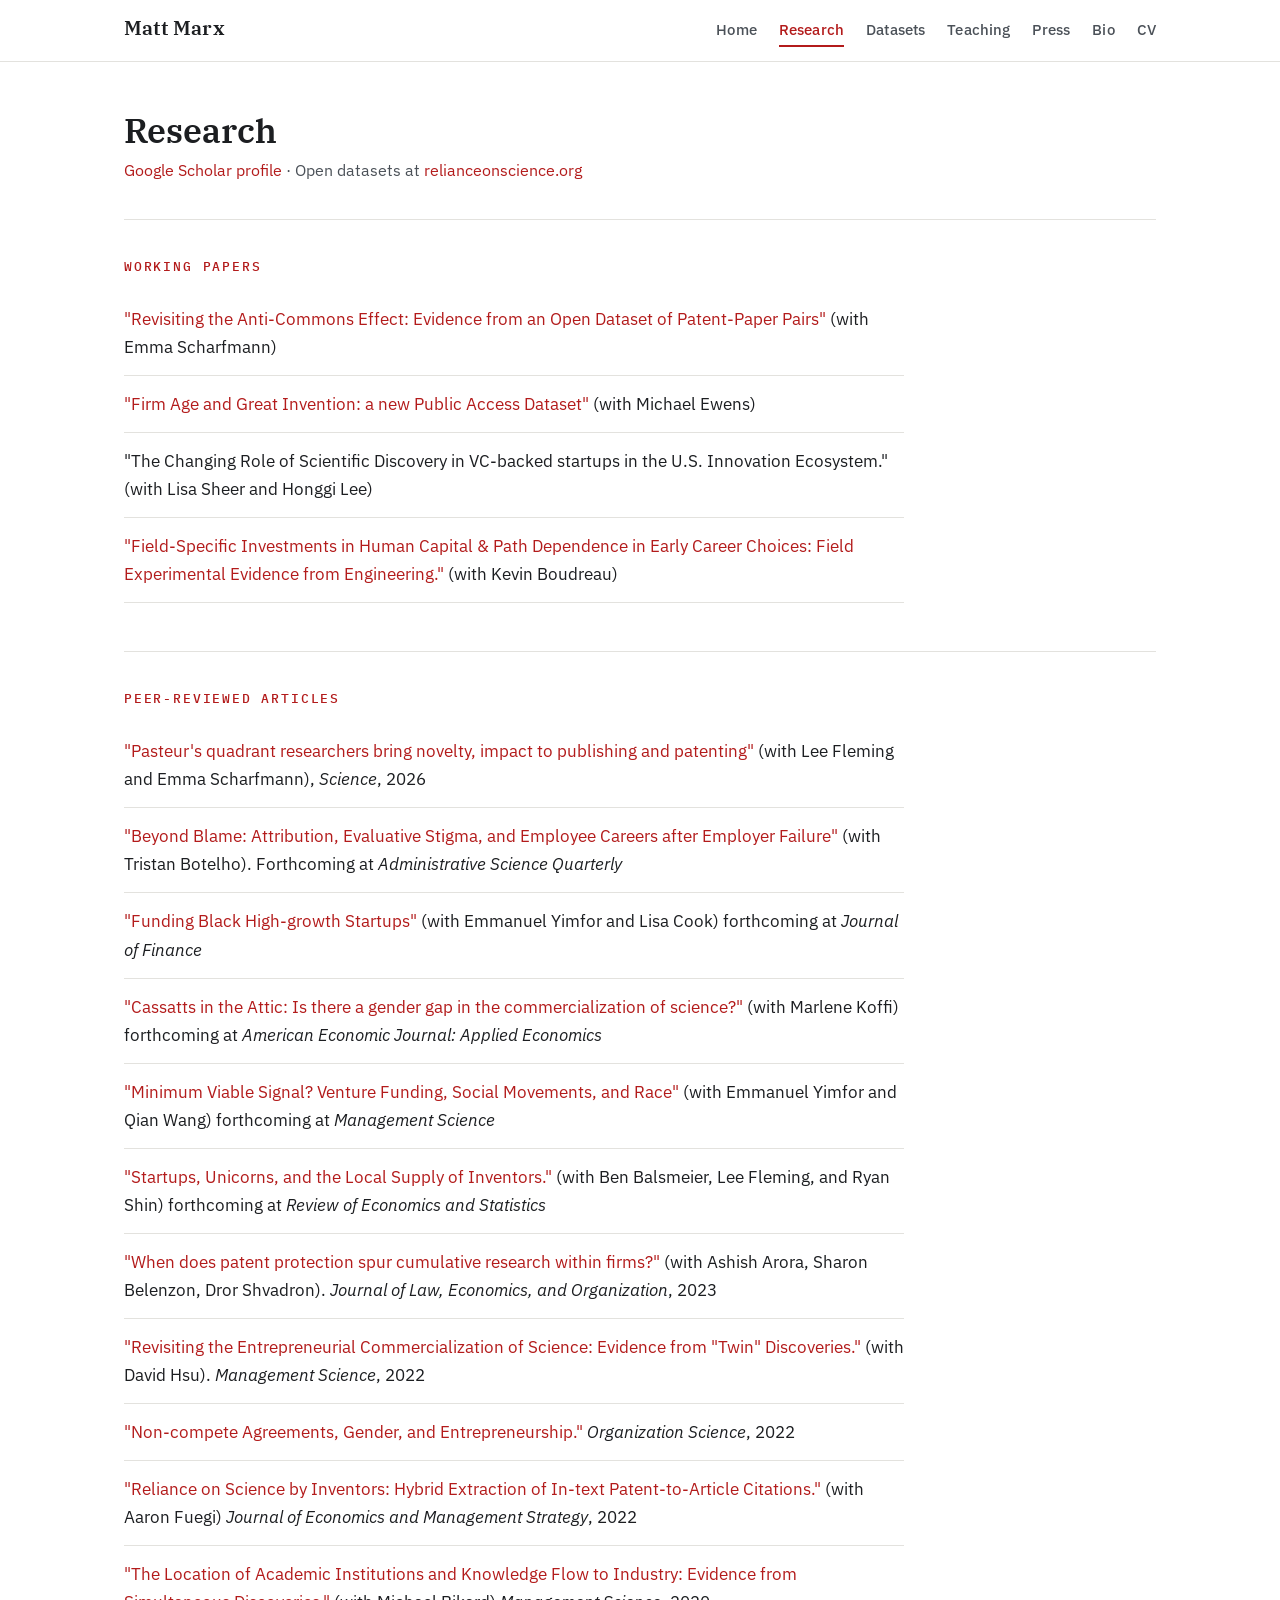
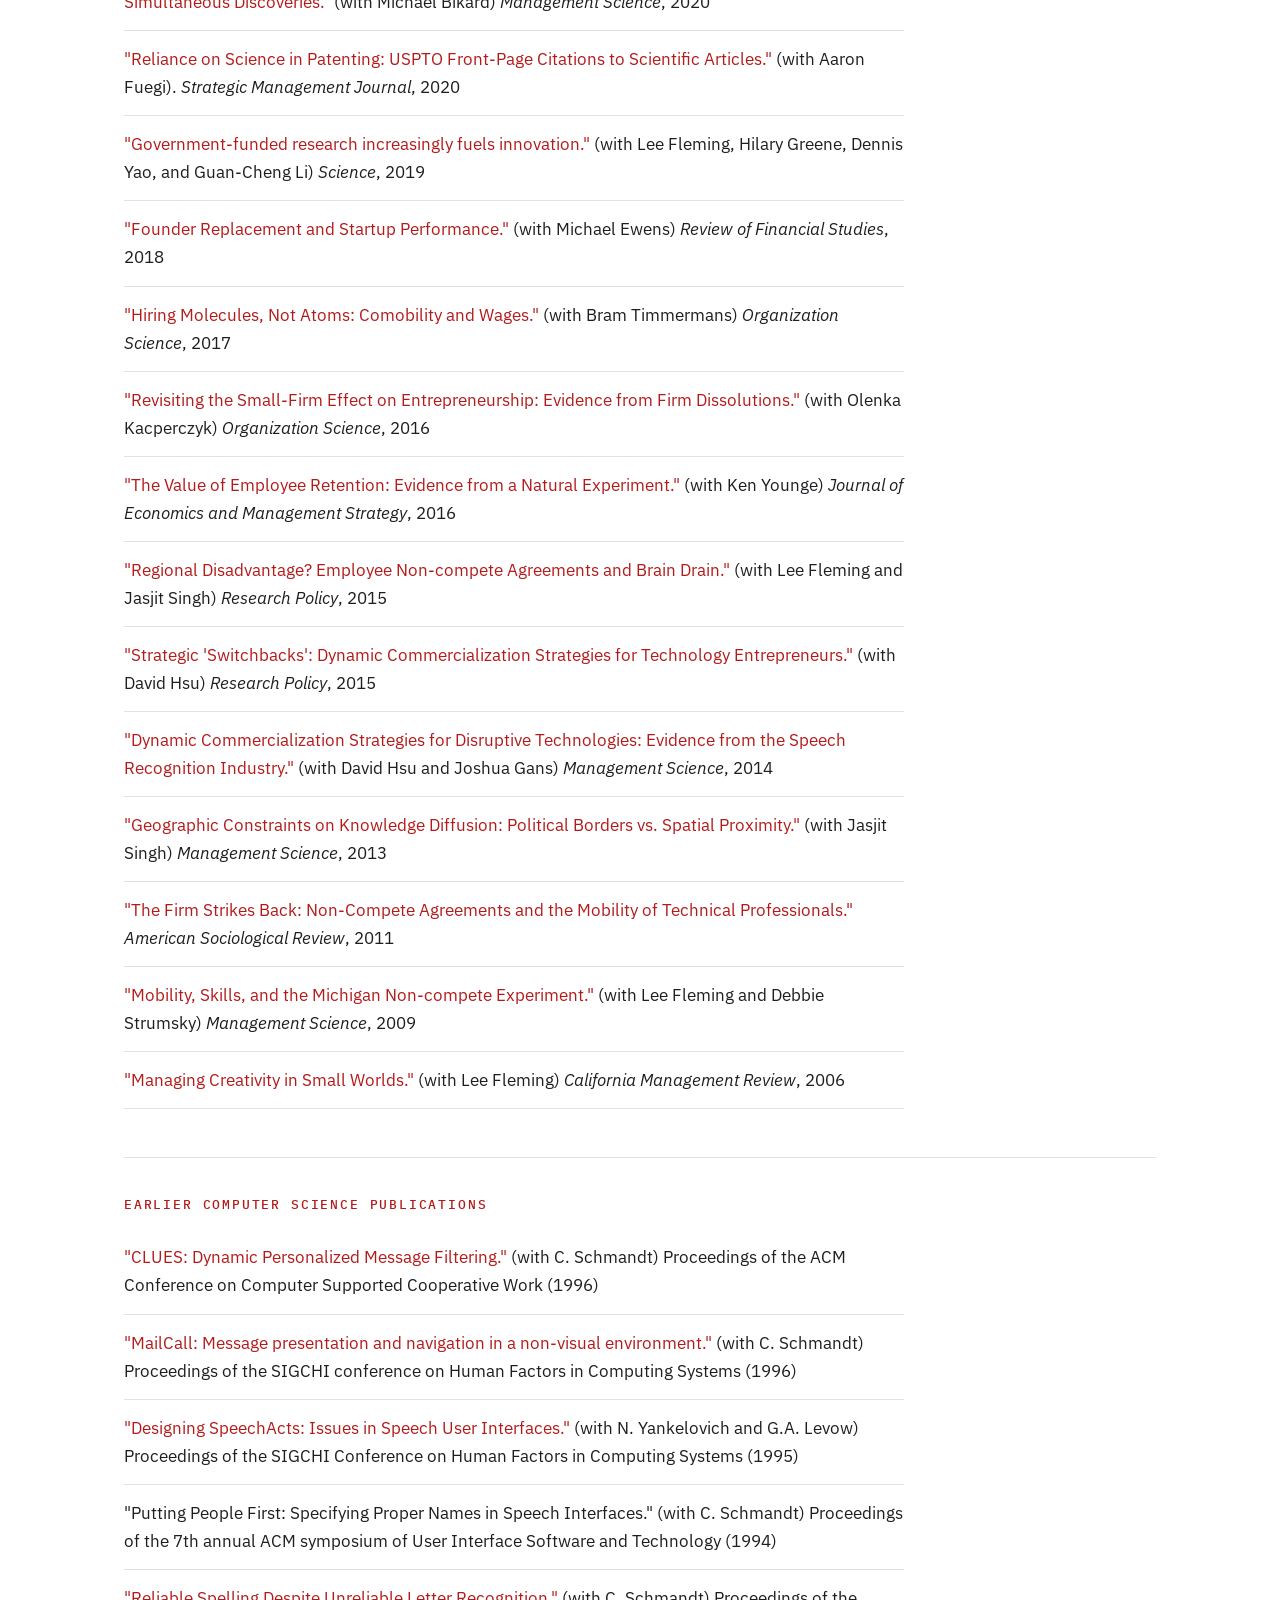
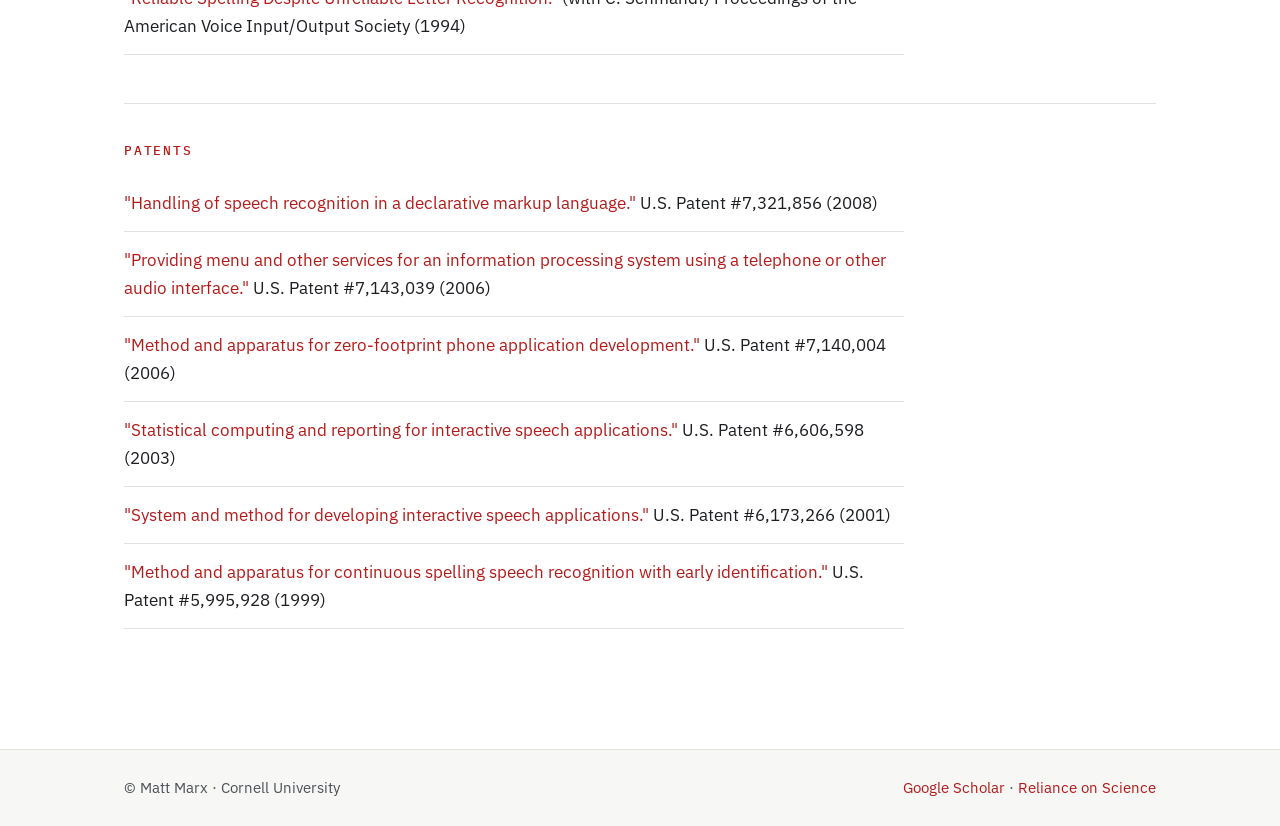
<file: research.htm>
<!DOCTYPE html>
<html lang="en">
<head>
<meta charset="UTF-8">
<meta name="viewport" content="width=device-width, initial-scale=1.0">
<title>Research | Matt Marx</title>
<meta name="description" content="Working papers, peer-reviewed articles, and patents by Matt Marx.">
<link rel="stylesheet" href="style.css">
</head>
<body>
<nav class="nav"><div class="nav-inner">
  <a class="wordmark" href="index.htm">Matt Marx</a>
  <div class="nav-links">
    <a href="index.htm">Home</a>
    <a href="research.htm" aria-current="page">Research</a>
    <a href="http://relianceonscience.org">Datasets</a>
    <a href="teaching.htm">Teaching</a>
    <a href="press.htm">Press</a>
    <a href="bio.htm">Bio</a>
    <a href="https://www.dropbox.com/scl/fi/9yut4xj1k8eziaxgesxmv/MattMarx_CV.docx?rlkey=f87xnhzd1f6ay0u4w2024rqbl&st=1ofqnqmb&dl=0">CV</a>
  </div>
</div></nav>
<div class="wrap">
<h1 class="page-title">Research</h1>
<p class="page-sub"><a href="http://scholar.google.com/citations?user=rXhhLccAAAAJ&hl=en">Google Scholar profile</a> &middot; Open datasets at <a href="http://relianceonscience.org">relianceonscience.org</a></p>
<section class="section"><p class="eyebrow">Working Papers</p><ul class="pubs">
<li><a href="https://assets.zyrosite.com/YZ97xEPgM7SegrpN/ppp20240531-m5KvaGBojMIza35N.pdf">"Revisiting the Anti-Commons Effect: Evidence from an Open Dataset of Patent-Paper Pairs"</a> (with Emma Scharfmann)</li>
<li><a href="https://foundingpatents.com/paper/">"Firm Age and Great Invention: a new Public Access Dataset"</a> (with Michael Ewens)</li>
<li>"The Changing Role of Scientific Discovery in VC-backed startups in the U.S. Innovation Ecosystem." (with Lisa Sheer and Honggi Lee)</li>
<li><a href="https://www.nber.org/papers/w26013">"Field-Specific Investments in Human Capital &amp; Path Dependence in Early Career Choices: Field Experimental Evidence from Engineering."</a> (with Kevin Boudreau)</li>
</ul></section>

<section class="section"><p class="eyebrow">Peer-Reviewed Articles</p><ul class="pubs">
<li><a href="https://www.science.org/doi/10.1126/science.adx3736">"Pasteur's quadrant researchers bring novelty, impact to publishing and patenting"</a> (with Lee Fleming and Emma Scharfmann), <i>Science</i>, 2026</li>
<li><a href="https://journals.sagepub.com/doi/full/10.1177/00018392251396949">"Beyond Blame: Attribution, Evaluative Stigma, and Employee Careers after Employer Failure"</a> (with Tristan Botelho). Forthcoming at <i>Administrative Science Quarterly</i></li>
<li><a href="https://www.nber.org/papers/w30682">"Funding Black High-growth Startups"</a> (with Emmanuel Yimfor and Lisa Cook) forthcoming at <i>Journal of Finance</i></li>
<li><a href="https://www.nber.org/papers/w31316">"Cassatts in the Attic: Is there a gender gap in the commercialization of science?"</a> (with Marlene Koffi) forthcoming at <i>American Economic Journal: Applied Economics</i></li>
<li><a href="https://papers.ssrn.com/sol3/papers.cfm?abstract_id=4856714">"Minimum Viable Signal? Venture Funding, Social Movements, and Race"</a> (with Emmanuel Yimfor and Qian Wang) forthcoming at <i>Management Science</i></li>
<li><a href="https://www.nber.org/papers/w27605">"Startups, Unicorns, and the Local Supply of Inventors."</a> (with Ben Balsmeier, Lee Fleming, and Ryan Shin) forthcoming at <i>Review of Economics and Statistics</i></li>
<li><a href="https://www.nber.org/papers/w28880">"When does patent protection spur cumulative research within firms?"</a> (with Ashish Arora, Sharon Belenzon, Dror Shvadron). <i>Journal of Law, Economics, and Organization</i>, 2023</li>
<li><a href="https://pubsonline.informs.org/doi/pdf/10.1287/mnsc.2021.3966">"Revisiting the Entrepreneurial Commercialization of Science: Evidence from "Twin" Discoveries."</a> (with David Hsu). <i>Management Science</i>, 2022</li>
<li><a href="https://pubsonline.informs.org/doi/pdf/10.1287/orsc.2021.1506">"Non-compete Agreements, Gender, and Entrepreneurship."</a> <i>Organization Science</i>, 2022</li>
<li><a href="https://onlinelibrary.wiley.com/doi/10.1111/jems.12455">"Reliance on Science by Inventors: Hybrid Extraction of In-text Patent-to-Article Citations."</a> (with Aaron Fuegi) <i>Journal of Economics and Management Strategy</i>, 2022</li>
<li><a href="https://pubsonline.informs.org/doi/pdf/10.1287/mnsc.2019.3385">"The Location of Academic Institutions and Knowledge Flow to Industry: Evidence from Simultaneous Discoveries."</a> (with Michael Bikard) <i>Management Science</i>, 2020</li>
<li><a href="https://onlinelibrary.wiley.com/doi/full/10.1002/smj.3145">"Reliance on Science in Patenting: USPTO Front-Page Citations to Scientific Articles."</a> (with Aaron Fuegi). <i>Strategic Management Journal</i>, 2020</li>
<li><a href="https://science.sciencemag.org/content/sci/364/6446/1139.full.pdf?ijkey=6pmG2H1gpArG2&keytype=ref&siteid=sci">"Government-funded research increasingly fuels innovation."</a> (with Lee Fleming, Hilary Greene, Dennis Yao, and Guan-Cheng Li) <i>Science</i>, 2019</li>
<li><a href="https://academic.oup.com/rfs/article-abstract/31/4/1532/4604800">"Founder Replacement and Startup Performance."</a> (with Michael Ewens) <i>Review of Financial Studies</i>, 2018</li>
<li><a href="https://pubsonline.informs.org/doi/abs/10.1287/orsc.2016.1073">"Hiring Molecules, Not Atoms: Comobility and Wages."</a> (with Bram Timmermans) <i>Organization Science</i>, 2017</li>
<li><a href="https://pubsonline.informs.org/doi/10.1287/orsc.2016.1065">"Revisiting the Small-Firm Effect on Entrepreneurship: Evidence from Firm Dissolutions."</a> (with Olenka Kacperczyk) <i>Organization Science</i>, 2016</li>
<li><a href="https://onlinelibrary.wiley.com/doi/10.1111/jems.12154">"The Value of Employee Retention: Evidence from a Natural Experiment."</a> (with Ken Younge) <i>Journal of Economics and Management Strategy</i>, 2016</li>
<li><a href="https://www.sciencedirect.com/science/article/abs/pii/S0048733314001851">"Regional Disadvantage? Employee Non-compete Agreements and Brain Drain."</a> (with Lee Fleming and Jasjit Singh) <i>Research Policy</i>, 2015</li>
<li><a href="https://www.sciencedirect.com/science/article/abs/pii/S0048733315001134">"Strategic 'Switchbacks': Dynamic Commercialization Strategies for Technology Entrepreneurs."</a> (with David Hsu) <i>Research Policy</i>, 2015</li>
<li><a href="https://pubsonline.informs.org/doi/abs/10.1287/mnsc.2014.1982">"Dynamic Commercialization Strategies for Disruptive Technologies: Evidence from the Speech Recognition Industry."</a> (with David Hsu and Joshua Gans) <i>Management Science</i>, 2014</li>
<li><a href="https://pubsonline.informs.org/doi/10.1287/mnsc.1120.1700">"Geographic Constraints on Knowledge Diffusion: Political Borders vs. Spatial Proximity."</a> (with Jasjit Singh) <i>Management Science</i>, 2013</li>
<li><a href="https://journals.sagepub.com/doi/abs/10.1177/0003122411414822">"The Firm Strikes Back: Non-Compete Agreements and the Mobility of Technical Professionals."</a> <i>American Sociological Review</i>, 2011</li>
<li><a href="https://pubsonline.informs.org/doi/10.1287/mnsc.1080.0985">"Mobility, Skills, and the Michigan Non-compete Experiment."</a> (with Lee Fleming and Debbie Strumsky) <i>Management Science</i>, 2009</li>
<li><a href="https://journals.sagepub.com/doi/10.2307/41166358">"Managing Creativity in Small Worlds."</a> (with Lee Fleming) <i>California Management Review</i>, 2006</li>
</ul></section>

<section class="section"><p class="eyebrow">Earlier Computer Science Publications</p><ul class="pubs">
<li><a href="https://www.media.mit.edu/speech/papers/1996/marx_CSCW96_clues.pdf">"CLUES: Dynamic Personalized Message Filtering."</a> (with C. Schmandt) Proceedings of the ACM Conference on Computer Supported Cooperative Work (1996)</li>
<li><a href="https://www.media.mit.edu/speech/papers/1996/marx_CHI96_mailcall.pdf">"MailCall: Message presentation and navigation in a non-visual environment."</a> (with C. Schmandt) Proceedings of the SIGCHI conference on Human Factors in Computing Systems (1996)</li>
<li><a href="https://www.media.mit.edu/speech/papers/1995/yankelovich_CHI95_speechacts.pdf">"Designing SpeechActs: Issues in Speech User Interfaces."</a> (with N. Yankelovich and G.A. Levow) Proceedings of the SIGCHI Conference on Human Factors in Computing Systems (1995)</li>
<li>"Putting People First: Specifying Proper Names in Speech Interfaces." (with C. Schmandt) Proceedings of the 7th annual ACM symposium of User Interface Software and Technology (1994)</li>
<li><a href="https://www.media.mit.edu/speech/papers/1994/marx_AVIOS94_reliable_spelling.pdf">"Reliable Spelling Despite Unreliable Letter Recognition."</a> (with C. Schmandt) Proceedings of the American Voice Input/Output Society (1994)</li>
</ul></section>

<section class="section"><p class="eyebrow">Patents</p><ul class="pubs">
<li><a href="https://patents.google.com/patent/US7321856">"Handling of speech recognition in a declarative markup language."</a> U.S. Patent #7,321,856 (2008)</li>
<li><a href="https://patents.google.com/patent/US7143039">"Providing menu and other services for an information processing system using a telephone or other audio interface."</a> U.S. Patent #7,143,039 (2006)</li>
<li><a href="https://patents.google.com/patent/US7140004">"Method and apparatus for zero-footprint phone application development."</a> U.S. Patent #7,140,004 (2006)</li>
<li><a href="https://patents.google.com/patent/US6606598">"Statistical computing and reporting for interactive speech applications."</a> U.S. Patent #6,606,598 (2003)</li>
<li><a href="https://patents.google.com/patent/US6173266">"System and method for developing interactive speech applications."</a> U.S. Patent #6,173,266 (2001)</li>
<li><a href="https://patents.google.com/patent/US5995928">"Method and apparatus for continuous spelling speech recognition with early identification."</a> U.S. Patent #5,995,928 (1999)</li>
</ul></section>

</div>
<footer><div class="foot-inner">
  <span>&copy; Matt Marx &middot; Cornell University</span>
  <span><a href="http://scholar.google.com/citations?user=rXhhLccAAAAJ&hl=en">Google Scholar</a> &middot; <a href="http://relianceonscience.org">Reliance on Science</a></span>
</div></footer>
</body>
</html>
</file>
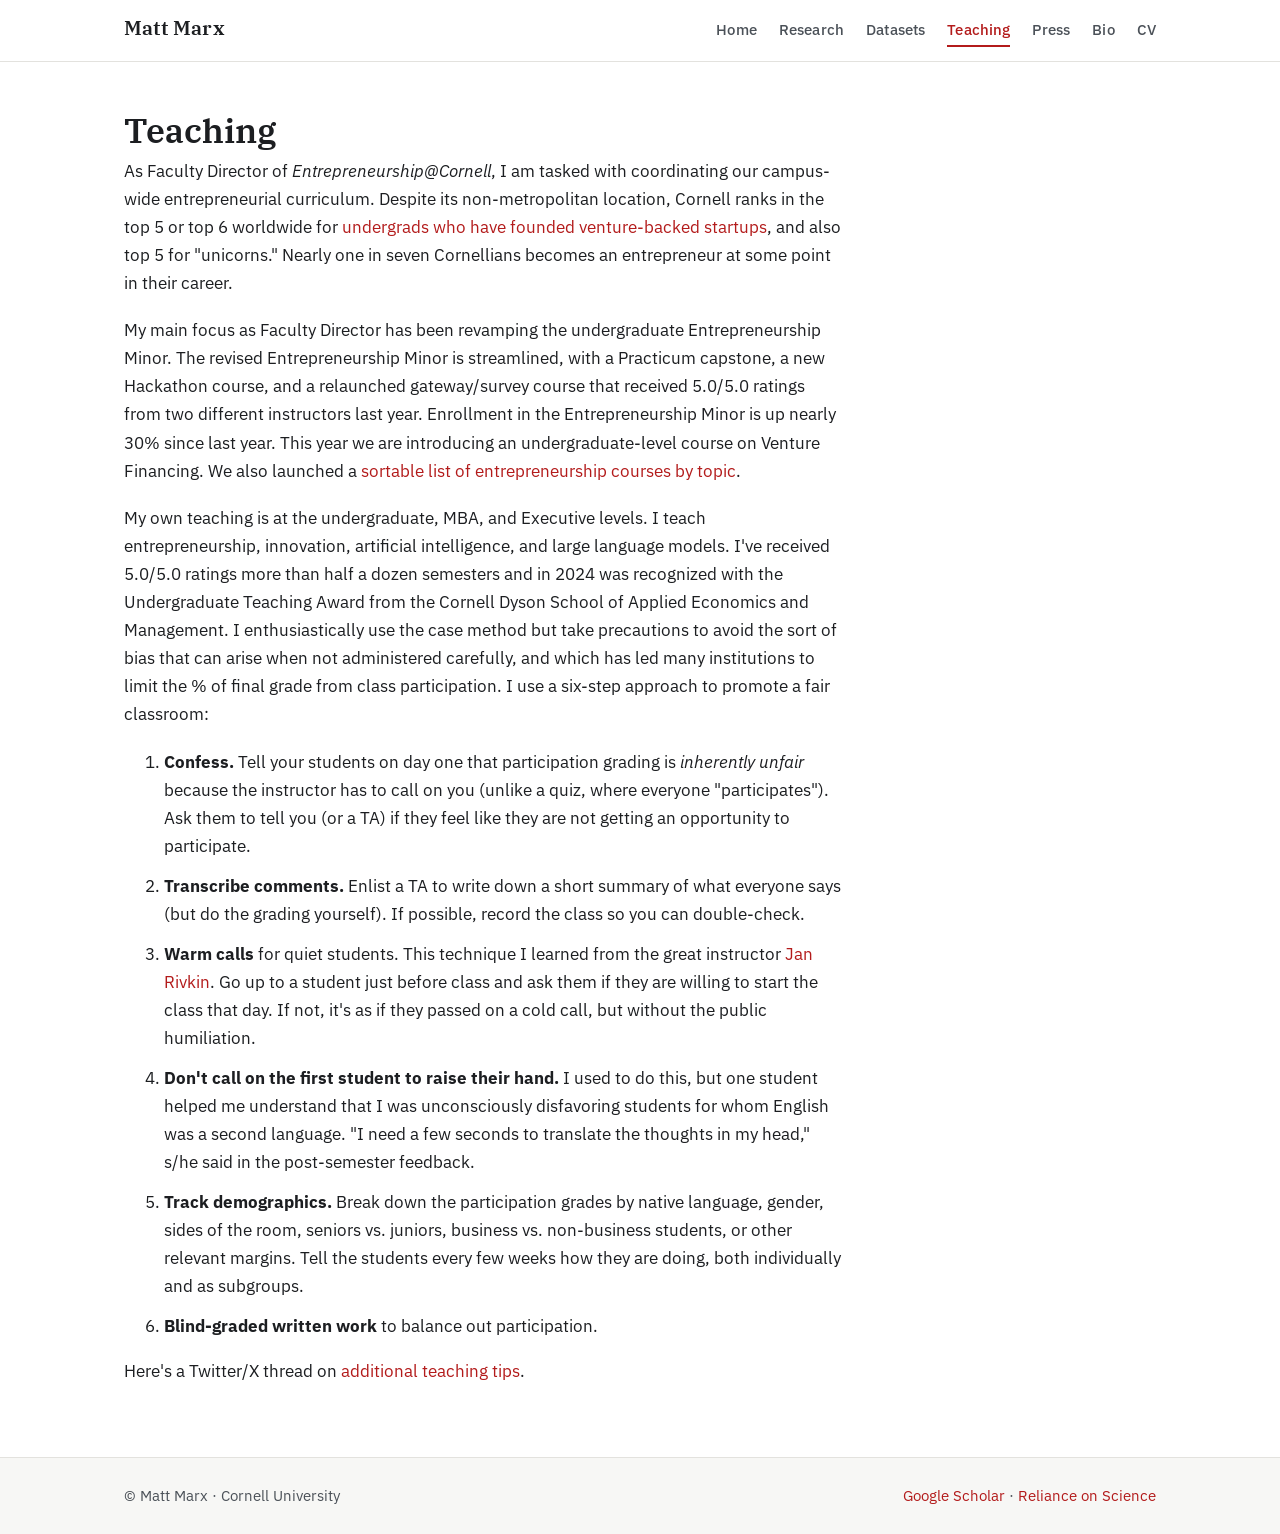
<file: teaching.htm>
<!DOCTYPE html>
<html lang="en">
<head>
<meta charset="UTF-8">
<meta name="viewport" content="width=device-width, initial-scale=1.0">
<title>Teaching | Matt Marx</title>
<meta name="description" content="Teaching and curriculum leadership by Matt Marx at Cornell University.">
<link rel="stylesheet" href="style.css">
</head>
<body>
<nav class="nav"><div class="nav-inner">
  <a class="wordmark" href="index.htm">Matt Marx</a>
  <div class="nav-links">
    <a href="index.htm">Home</a>
    <a href="research.htm">Research</a>
    <a href="http://relianceonscience.org">Datasets</a>
    <a href="teaching.htm" aria-current="page">Teaching</a>
    <a href="press.htm">Press</a>
    <a href="bio.htm">Bio</a>
    <a href="https://www.dropbox.com/scl/fi/9yut4xj1k8eziaxgesxmv/MattMarx_CV.docx?rlkey=f87xnhzd1f6ay0u4w2024rqbl&st=1ofqnqmb&dl=0">CV</a>
  </div>
</div></nav>
<div class="wrap">
<h1 class="page-title">Teaching</h1>
<div class="prose">
<p>As Faculty Director of <i>Entrepreneurship@Cornell</i>, I am tasked with coordinating our campus-wide entrepreneurial curriculum. Despite its non-metropolitan location, Cornell ranks in the top 5 or top 6 worldwide for <a href="https://pitchbook.com/news/articles/pitchbook-university-rankings">undergrads who have founded venture-backed startups</a>, and also top 5 for "unicorns." Nearly one in seven Cornellians becomes an entrepreneur at some point in their career.</p>
                <p>My main focus as Faculty Director has been revamping the undergraduate Entrepreneurship Minor. The revised Entrepreneurship Minor is streamlined, with a Practicum capstone, a new Hackathon course, and a relaunched gateway/survey course that received 5.0/5.0 ratings from two different instructors last year. Enrollment in the Entrepreneurship Minor is up nearly 30% since last year. This year we are introducing an undergraduate-level course on Venture Financing. We also launched a <a href="https://eship.cornell.edu/entrepreneurship-courses-and-minors/">sortable list of entrepreneurship courses by topic</a>.</p>
                <p>My own teaching is at the undergraduate, MBA, and Executive levels. I teach entrepreneurship, innovation, artificial intelligence, and large language models. I've received 5.0/5.0 ratings more than half a dozen semesters and in 2024 was recognized with the Undergraduate Teaching Award from the Cornell Dyson School of Applied Economics and Management. I enthusiastically use the case method but take precautions to avoid the sort of bias that can arise when not administered carefully, and which has led many institutions to limit the % of final grade from class participation. I use a six-step approach to promote a fair classroom:</p>
                <ol>
                    <li><b>Confess.</b> Tell your students on day one that participation grading is <i>inherently unfair</i> because the instructor has to call on you (unlike a quiz, where everyone "participates"). Ask them to tell you (or a TA) if they feel like they are not getting an opportunity to participate.</li>
                    <li><b>Transcribe comments.</b> Enlist a TA to write down a short summary of what everyone says (but do the grading yourself). If possible, record the class so you can double-check.</li>
                    <li><b>Warm calls</b> for quiet students. This technique I learned from the great instructor <a href="https://www.hbs.edu/faculty/Pages/profile.aspx?facId=6539">Jan Rivkin</a>. Go up to a student just before class and ask them if they are willing to start the class that day. If not, it's as if they passed on a cold call, but without the public humiliation.</li>
                    <li><b>Don't call on the first student to raise their hand.</b> I used to do this, but one student helped me understand that I was unconsciously disfavoring students for whom English was a second language. "I need a few seconds to translate the thoughts in my head," s/he said in the post-semester feedback.</li>
                    <li><b>Track demographics.</b> Break down the participation grades by native language, gender, sides of the room, seniors vs. juniors, business vs. non-business students, or other relevant margins. Tell the students every few weeks how they are doing, both individually and as subgroups.</li>
                    <li><b>Blind-graded written work</b> to balance out participation.</li>
                </ol>
                <p>Here's a Twitter/X thread on <a href="https://x.com/marxmatt/status/1166776394149318656">additional teaching tips</a>.</p>
            
</div></div>
<footer><div class="foot-inner">
  <span>&copy; Matt Marx &middot; Cornell University</span>
  <span><a href="http://scholar.google.com/citations?user=rXhhLccAAAAJ&hl=en">Google Scholar</a> &middot; <a href="http://relianceonscience.org">Reliance on Science</a></span>
</div></footer>
</body>
</html>
</file>
<file: style.css>
/* Matt Marx — mattmarx.github.io */
@import url('https://fonts.googleapis.com/css2?family=IBM+Plex+Serif:ital,wght@0,400;0,500;0,600;1,400&family=IBM+Plex+Sans:wght@400;500;600&family=IBM+Plex+Mono:wght@400;500&display=swap');

:root{
  --ink:#1c1e21;
  --ink-soft:#4b5158;
  --carnelian:#B31B1B;
  --carnelian-dark:#8f1414;
  --paper:#ffffff;
  --paper-dim:#f7f7f5;
  --rule:#e3e2de;
  --max:1080px;
}
*{box-sizing:border-box}
html{scroll-behavior:smooth}
@media (prefers-reduced-motion:reduce){html{scroll-behavior:auto}*,*::before,*::after{animation:none!important;transition:none!important}}
body{margin:0;background:var(--paper);color:var(--ink);font:400 17px/1.65 'IBM Plex Sans',system-ui,sans-serif;-webkit-font-smoothing:antialiased}
a{color:var(--carnelian);text-decoration:none}
a:hover{color:var(--carnelian-dark);text-decoration:underline;text-underline-offset:3px}
a:focus-visible{outline:2px solid var(--carnelian);outline-offset:2px;border-radius:2px}

/* Nav */
.nav{position:sticky;top:0;z-index:10;background:rgba(255,255,255,.92);backdrop-filter:blur(8px);border-bottom:1px solid var(--rule)}
.nav-inner{max-width:var(--max);margin:0 auto;padding:14px 24px;display:flex;align-items:baseline;justify-content:space-between;gap:16px;flex-wrap:wrap}
.wordmark{font:600 20px 'IBM Plex Serif',serif;color:var(--ink);letter-spacing:.01em}
.wordmark:hover{text-decoration:none;color:var(--carnelian)}
.nav-links{display:flex;gap:22px;flex-wrap:wrap}
.nav-links a{color:var(--ink-soft);font-size:15px;font-weight:500;letter-spacing:.01em}
.nav-links a:hover{color:var(--carnelian);text-decoration:none}
.nav-links a[aria-current="page"]{color:var(--carnelian);border-bottom:2px solid var(--carnelian);padding-bottom:2px}

/* Layout */
.wrap{max-width:var(--max);margin:0 auto;padding:0 24px}
.page-title{font:600 34px/1.2 'IBM Plex Serif',serif;margin:48px 0 6px}
.page-sub{color:var(--ink-soft);margin:0 0 36px;font-size:16px}

/* Hero (index) */
.hero{display:grid;grid-template-columns:1.15fr .85fr;gap:56px;align-items:center;padding:64px 0 48px}
.hero h1{font:600 52px/1.08 'IBM Plex Serif',serif;margin:0 0 14px;letter-spacing:-.01em}
.roles{margin:0 0 22px;padding:0;list-style:none;color:var(--ink-soft);font-size:16.5px;line-height:1.55}
.roles li{padding-left:16px;position:relative}
.roles li::before{content:"";position:absolute;left:0;top:.62em;width:7px;height:2px;background:var(--carnelian)}
.hero .lede{font-size:17.5px;max-width:56ch}
.hero-photo{width:100%;border-radius:6px;box-shadow:0 12px 40px rgba(28,30,33,.14)}
.cta-row{display:flex;gap:14px;margin-top:26px;flex-wrap:wrap}
.btn{display:inline-block;padding:10px 20px;border-radius:4px;font-weight:600;font-size:15px;letter-spacing:.01em}
.btn-primary{background:var(--carnelian);color:#fff}
.btn-primary:hover{background:var(--carnelian-dark);color:#fff;text-decoration:none}
.btn-ghost{border:1.5px solid var(--rule);color:var(--ink)}
.btn-ghost:hover{border-color:var(--carnelian);color:var(--carnelian);text-decoration:none}

/* Section labels */
.eyebrow{font:500 13px/1 'IBM Plex Mono',monospace;letter-spacing:.14em;text-transform:uppercase;color:var(--carnelian);margin:0 0 18px}
.section{padding:40px 0 8px;border-top:1px solid var(--rule)}

/* What's New ledger — signature element */
.ledger{list-style:none;margin:0;padding:0}
.ledger li{display:grid;grid-template-columns:96px 1fr;gap:20px;padding:13px 0;border-bottom:1px solid var(--rule);align-items:baseline}
.ledger .stamp{font:500 13px 'IBM Plex Mono',monospace;color:var(--carnelian);letter-spacing:.05em;white-space:nowrap}
.ledger .entry{font-size:16.5px}

/* Publication lists */
.pubs{list-style:none;margin:0 0 40px;padding:0}
.pubs li{padding:14px 0;border-bottom:1px solid var(--rule);max-width:78ch}
.pubs .venue{font-style:italic;color:var(--ink-soft)}
.pubs .co{color:var(--ink-soft);font-size:15.5px}
.year-head{font:600 22px 'IBM Plex Serif',serif;margin:36px 0 4px}

/* Prose pages */
.prose{max-width:72ch;font-size:17px}
.prose p{margin:0 0 1.15em}
.prose ol li{margin-bottom:.7em}
.bio-photo{float:right;width:280px;max-width:42%;margin:6px 0 18px 28px;border-radius:6px;box-shadow:0 10px 32px rgba(28,30,33,.14)}

footer{margin-top:72px;border-top:1px solid var(--rule);background:var(--paper-dim)}
.foot-inner{max-width:var(--max);margin:0 auto;padding:26px 24px;color:var(--ink-soft);font-size:14.5px;display:flex;justify-content:space-between;gap:12px;flex-wrap:wrap}

@media (max-width:820px){
  .hero{grid-template-columns:1fr;gap:32px;padding:40px 0 32px}
  .hero h1{font-size:38px}
  .hero-photo{order:-1;max-width:420px}
  .ledger li{grid-template-columns:84px 1fr;gap:12px}
  .bio-photo{float:none;display:block;margin:0 auto 20px;max-width:80%}
}
</file>
